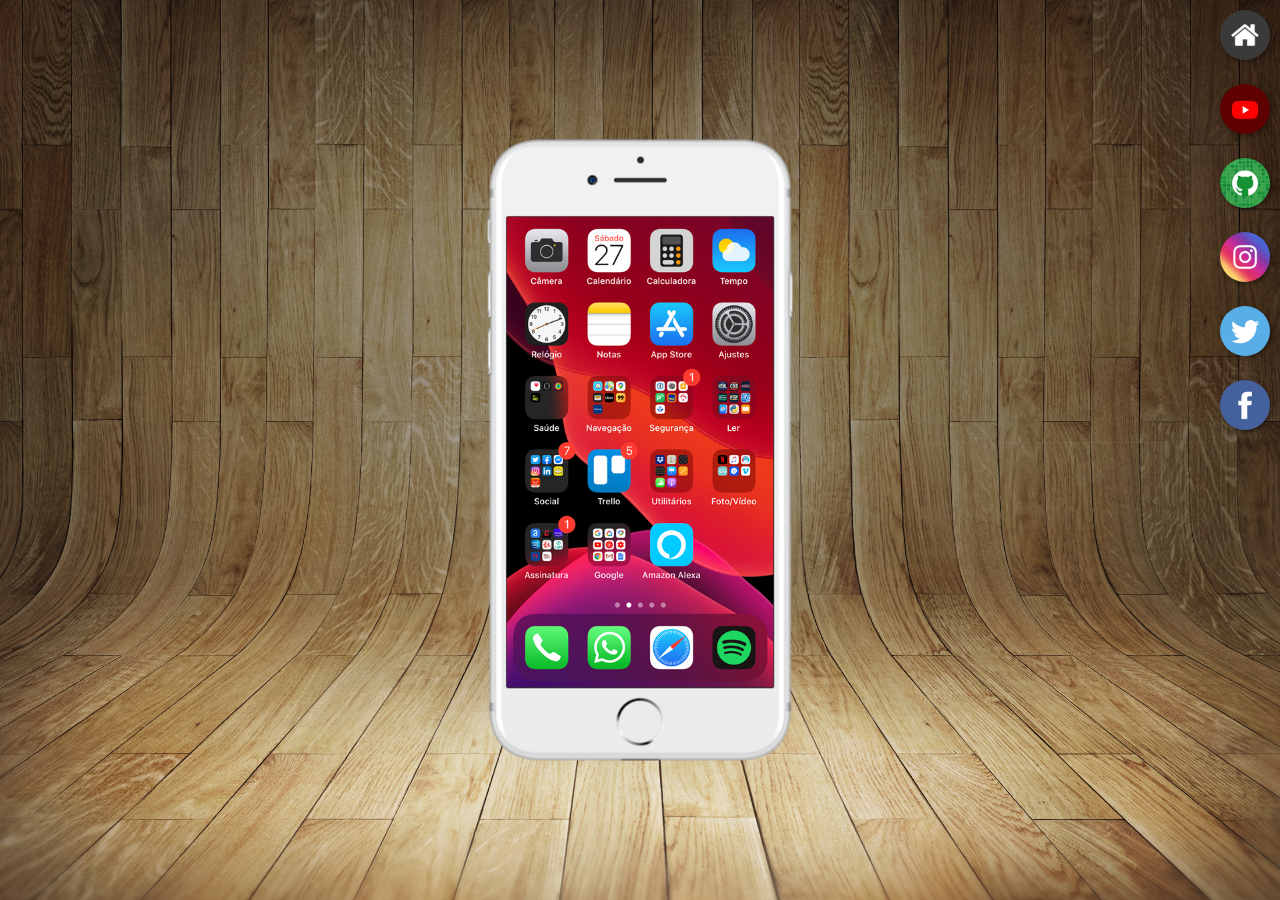
<file: index.html>
<!DOCTYPE html>
<html lang="pt-br">
<head>
    <meta charset="UTF-8">
    <meta http-equiv="X-UA-Compatible" content="IE=edge">
    <meta name="viewport" content="width=device-width, initial-scale=1.0">
    <title>Projeto de Rede Social</title>
    <link rel="shortcut icon" href="favicon.ico" type="image/x-icon">
    <link rel="stylesheet" href="estilos/style.css">
</head>
<body>
    <main>
        <section id="telefone">
            <iframe src="home.html" name="tela" id="tela" frameborder="0"></iframe>
        </section>

        <section id="redes-sociais">
            <a href="home.html" target="tela"> <img src="imagens/logo-home.jpg" alt="Home"></a> <br>
            <a href="youtube.html" target="tela"> <img src="imagens/logo-youtube.jpg" alt="YouTube"></a> <br>
            <a href="github.html" target="tela"> <img src="imagens/logo-github.jpg" alt="GitHub"></a> <br>
            <a href="instagram.html" target="tela"> <img src="imagens/logo-instagram.jpg" alt="Instagram"></a> <br>
            <a href="twiter.html" target="tela"> <img src="imagens/logo-twitter.jpg" alt="Twiter"></a> <br>
            <a href="facebook.html" target="tela"> <img src="imagens/logo-facebook.jpg" alt="Facebook"></a> 
        </section>
    </main>
</body>
</html>
</file>
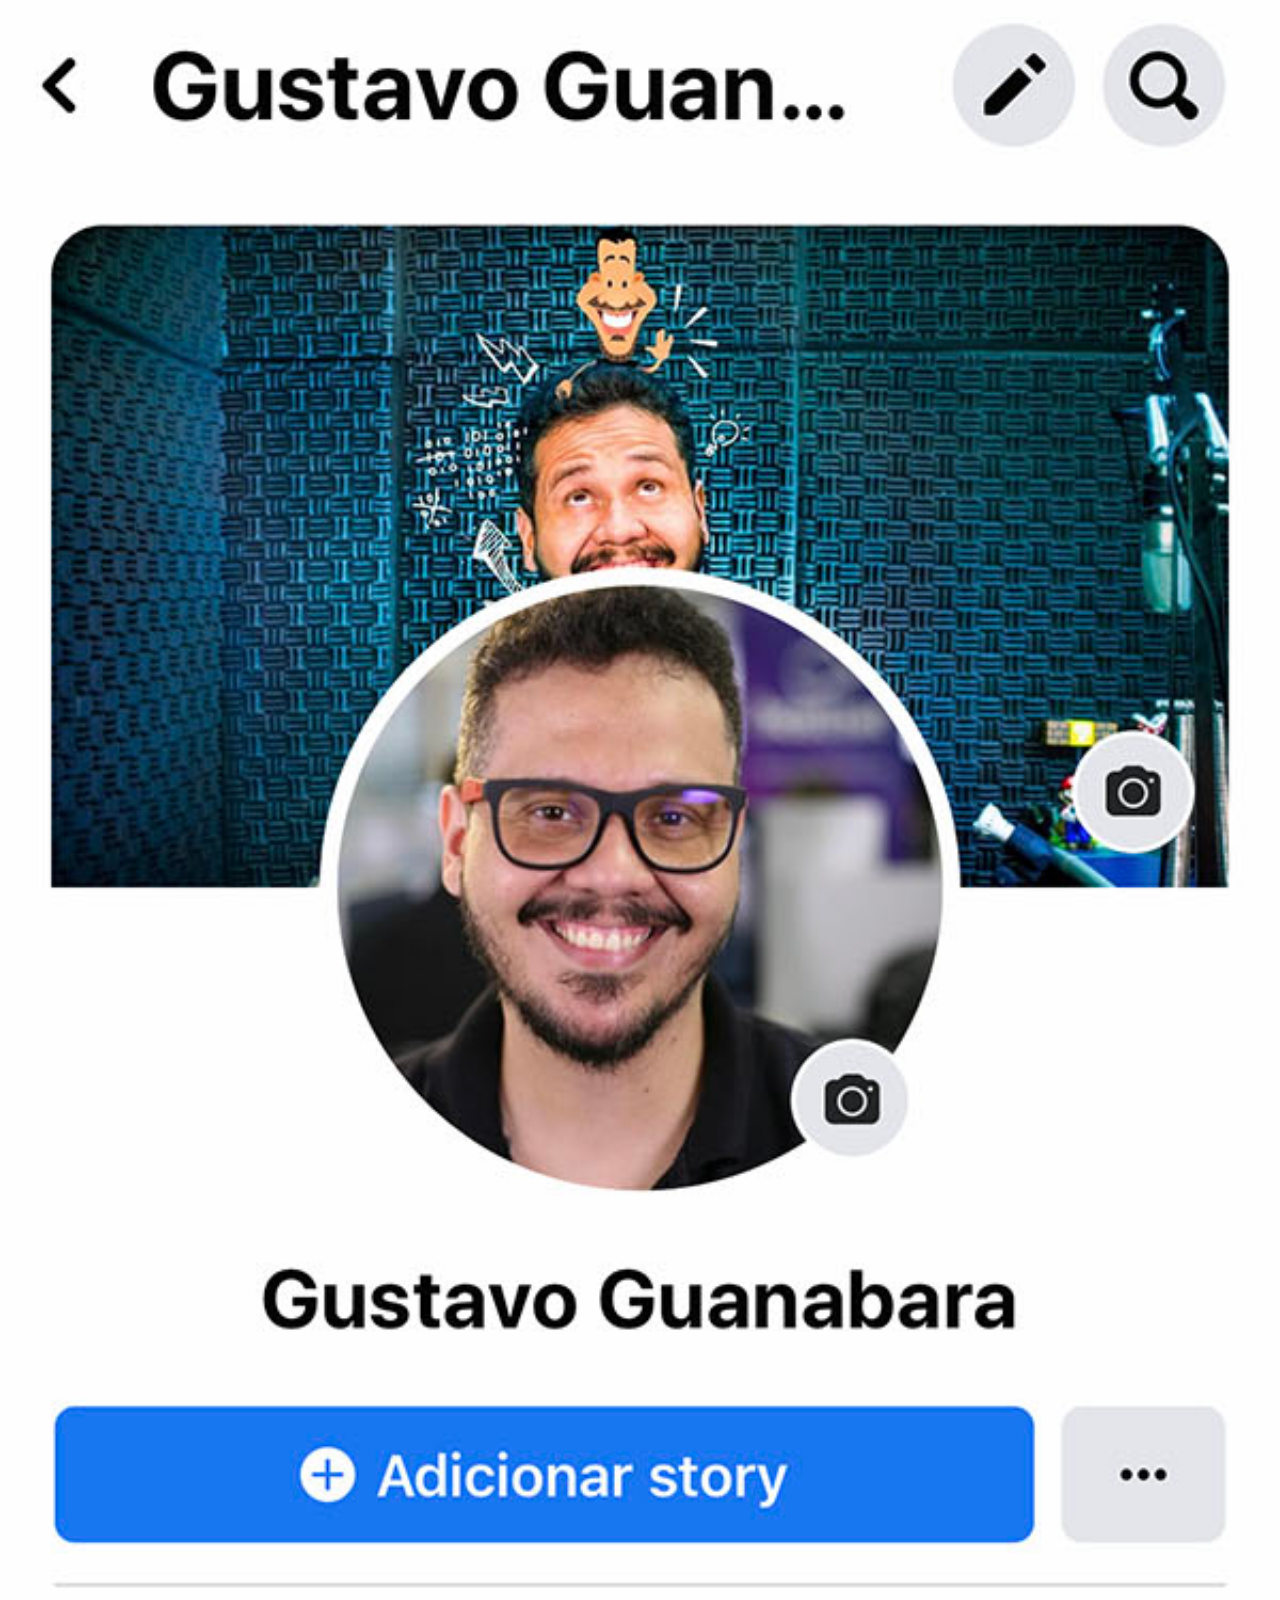
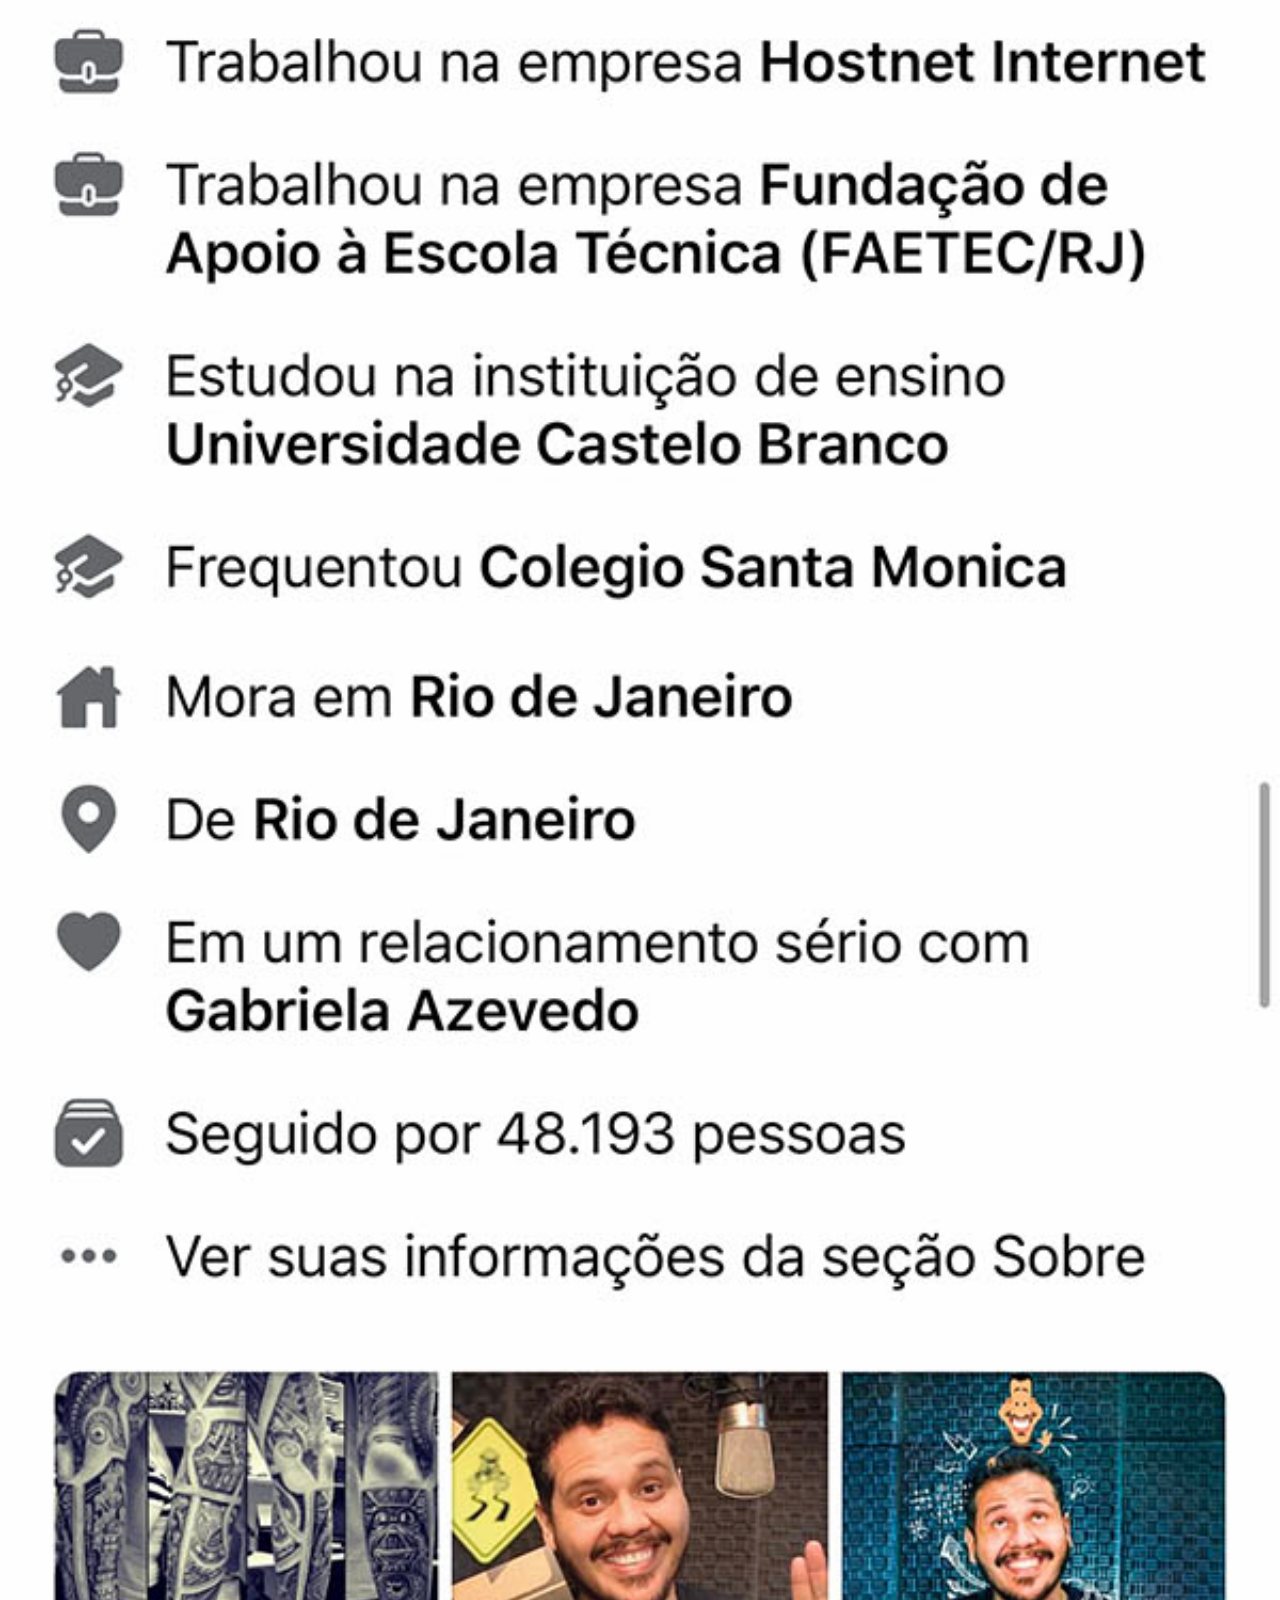
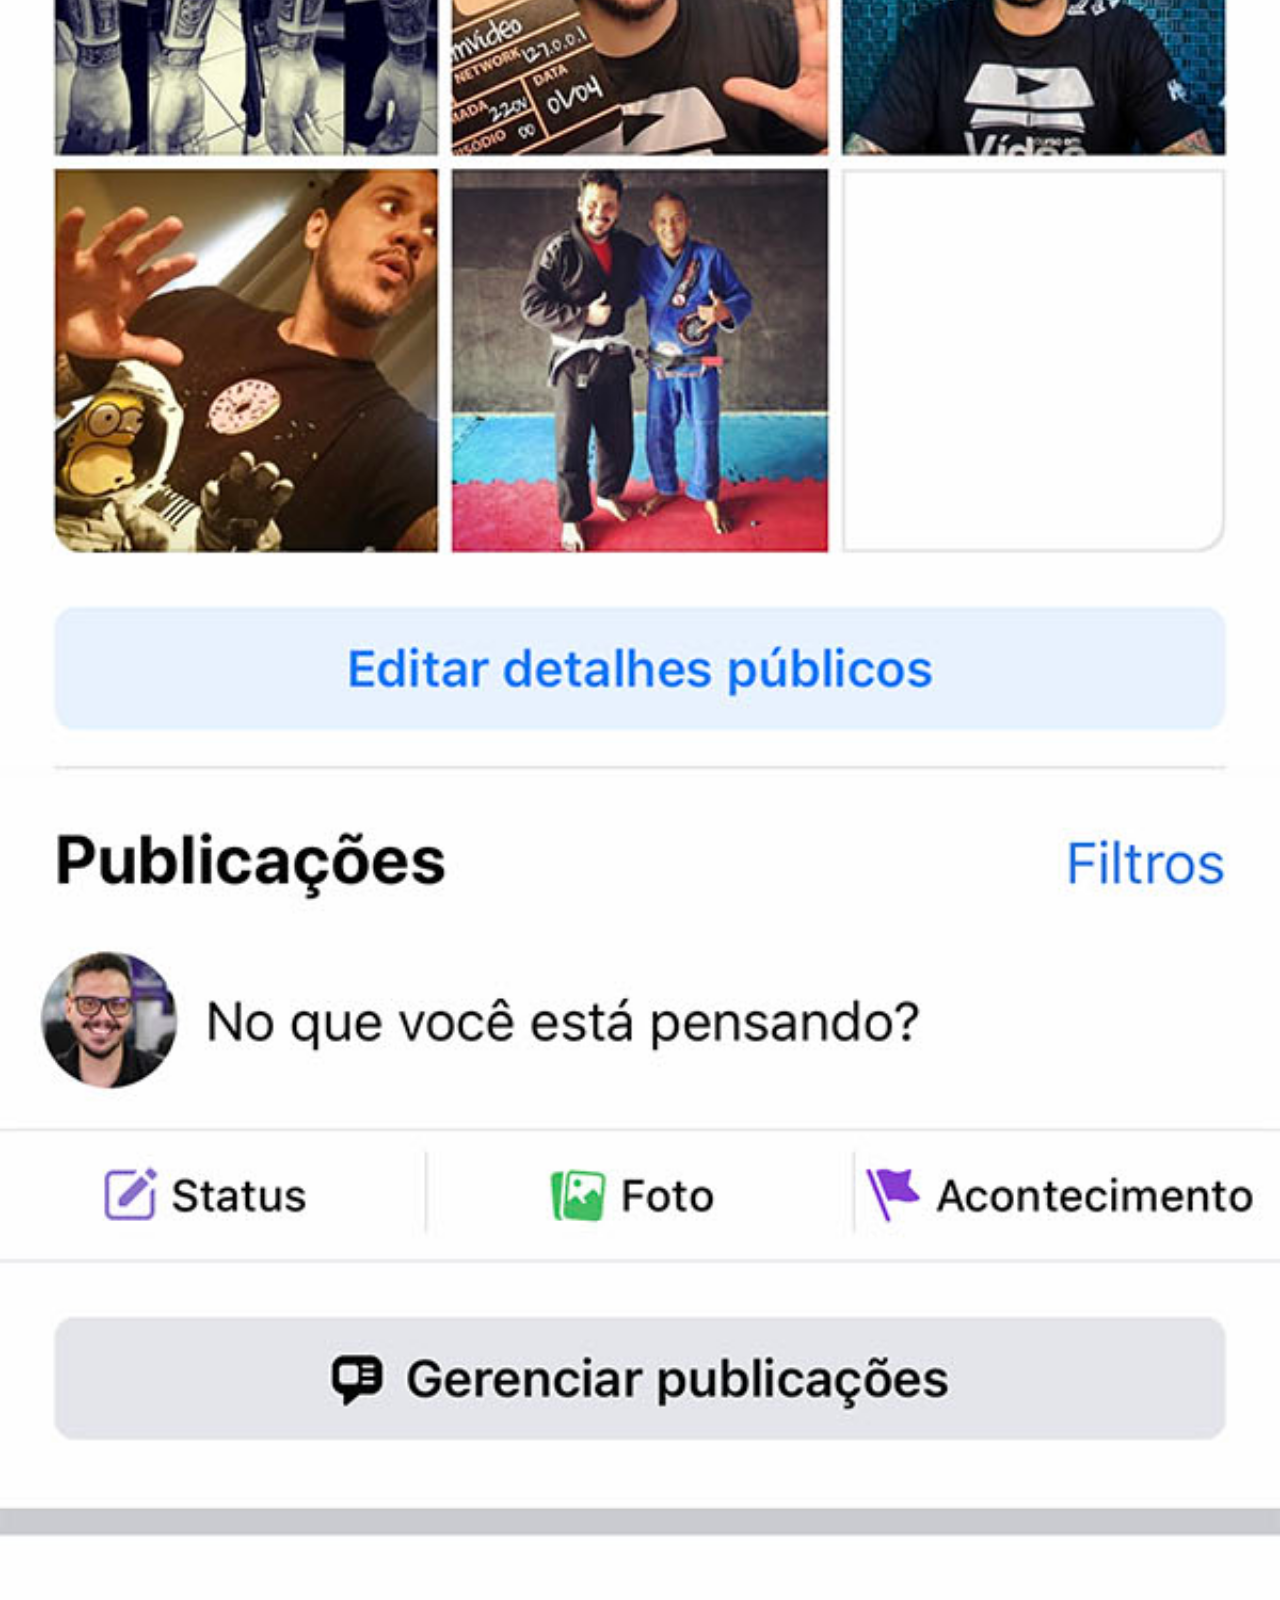
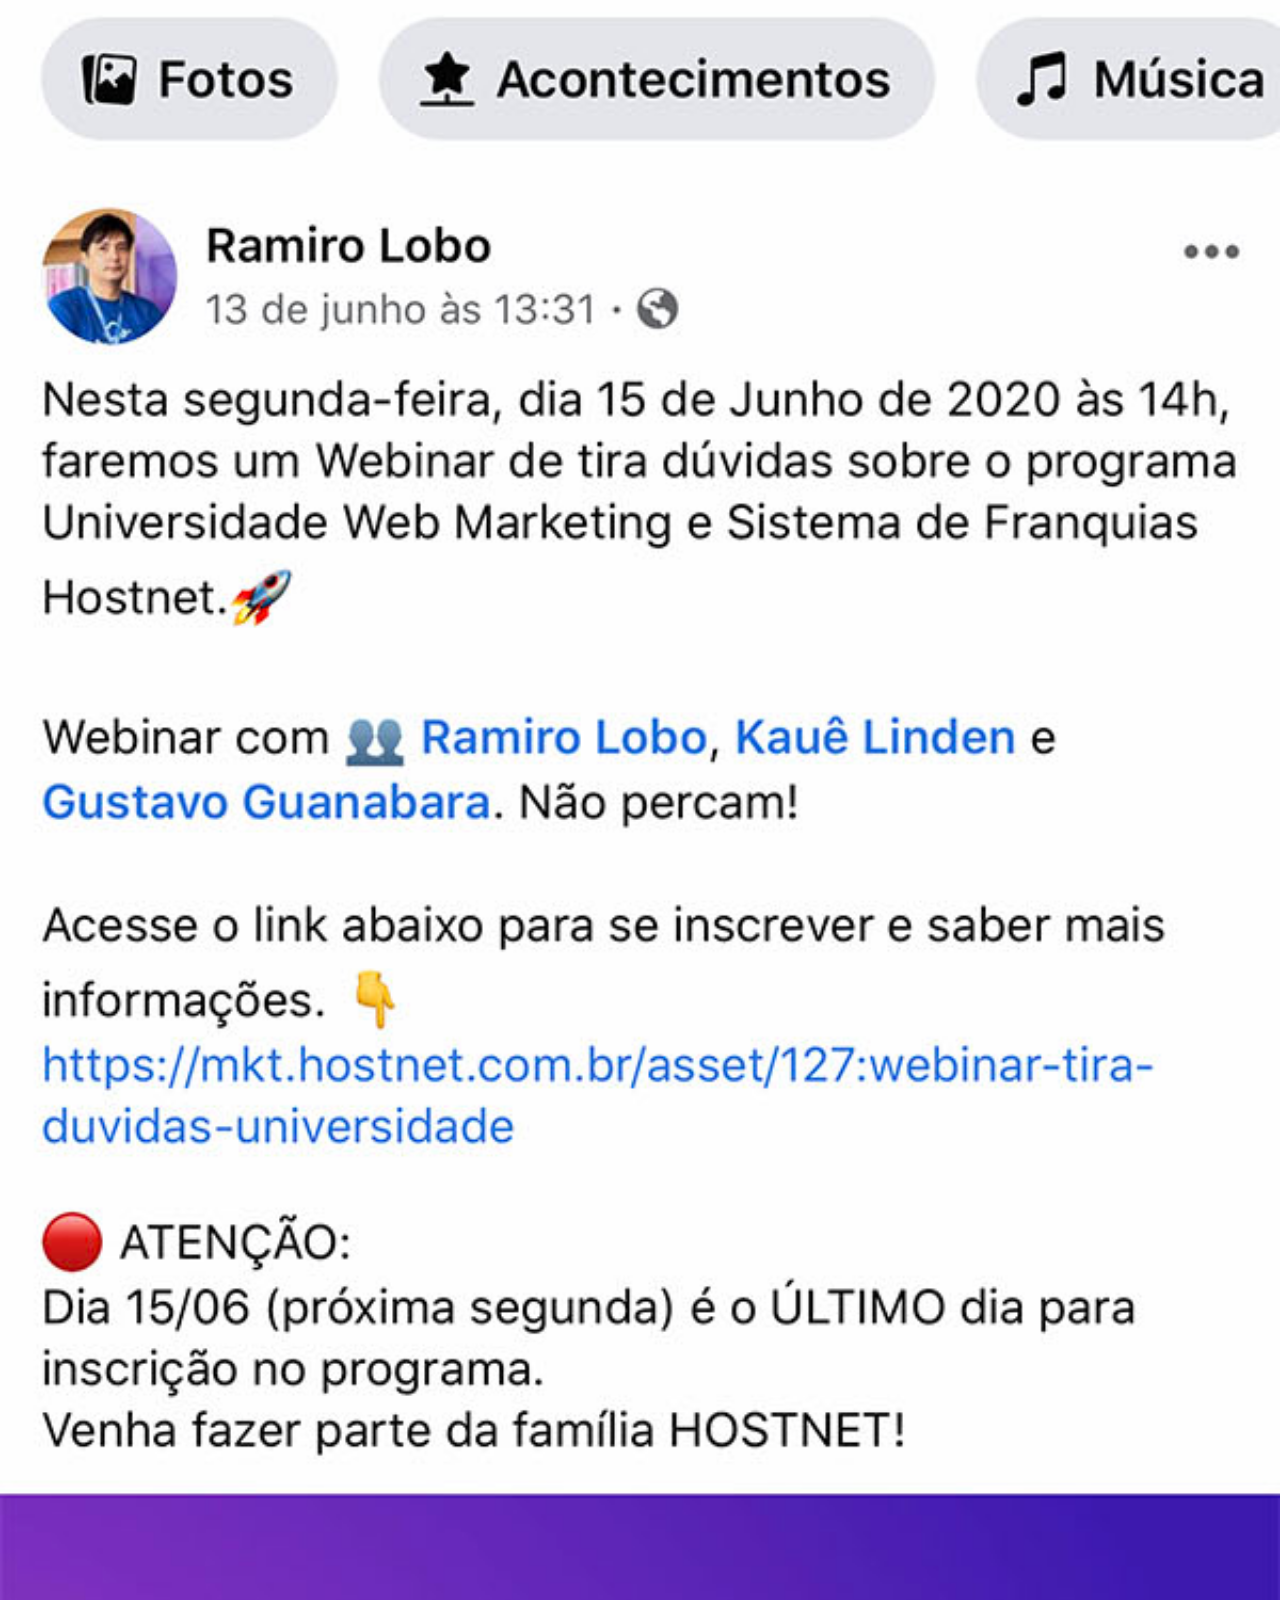
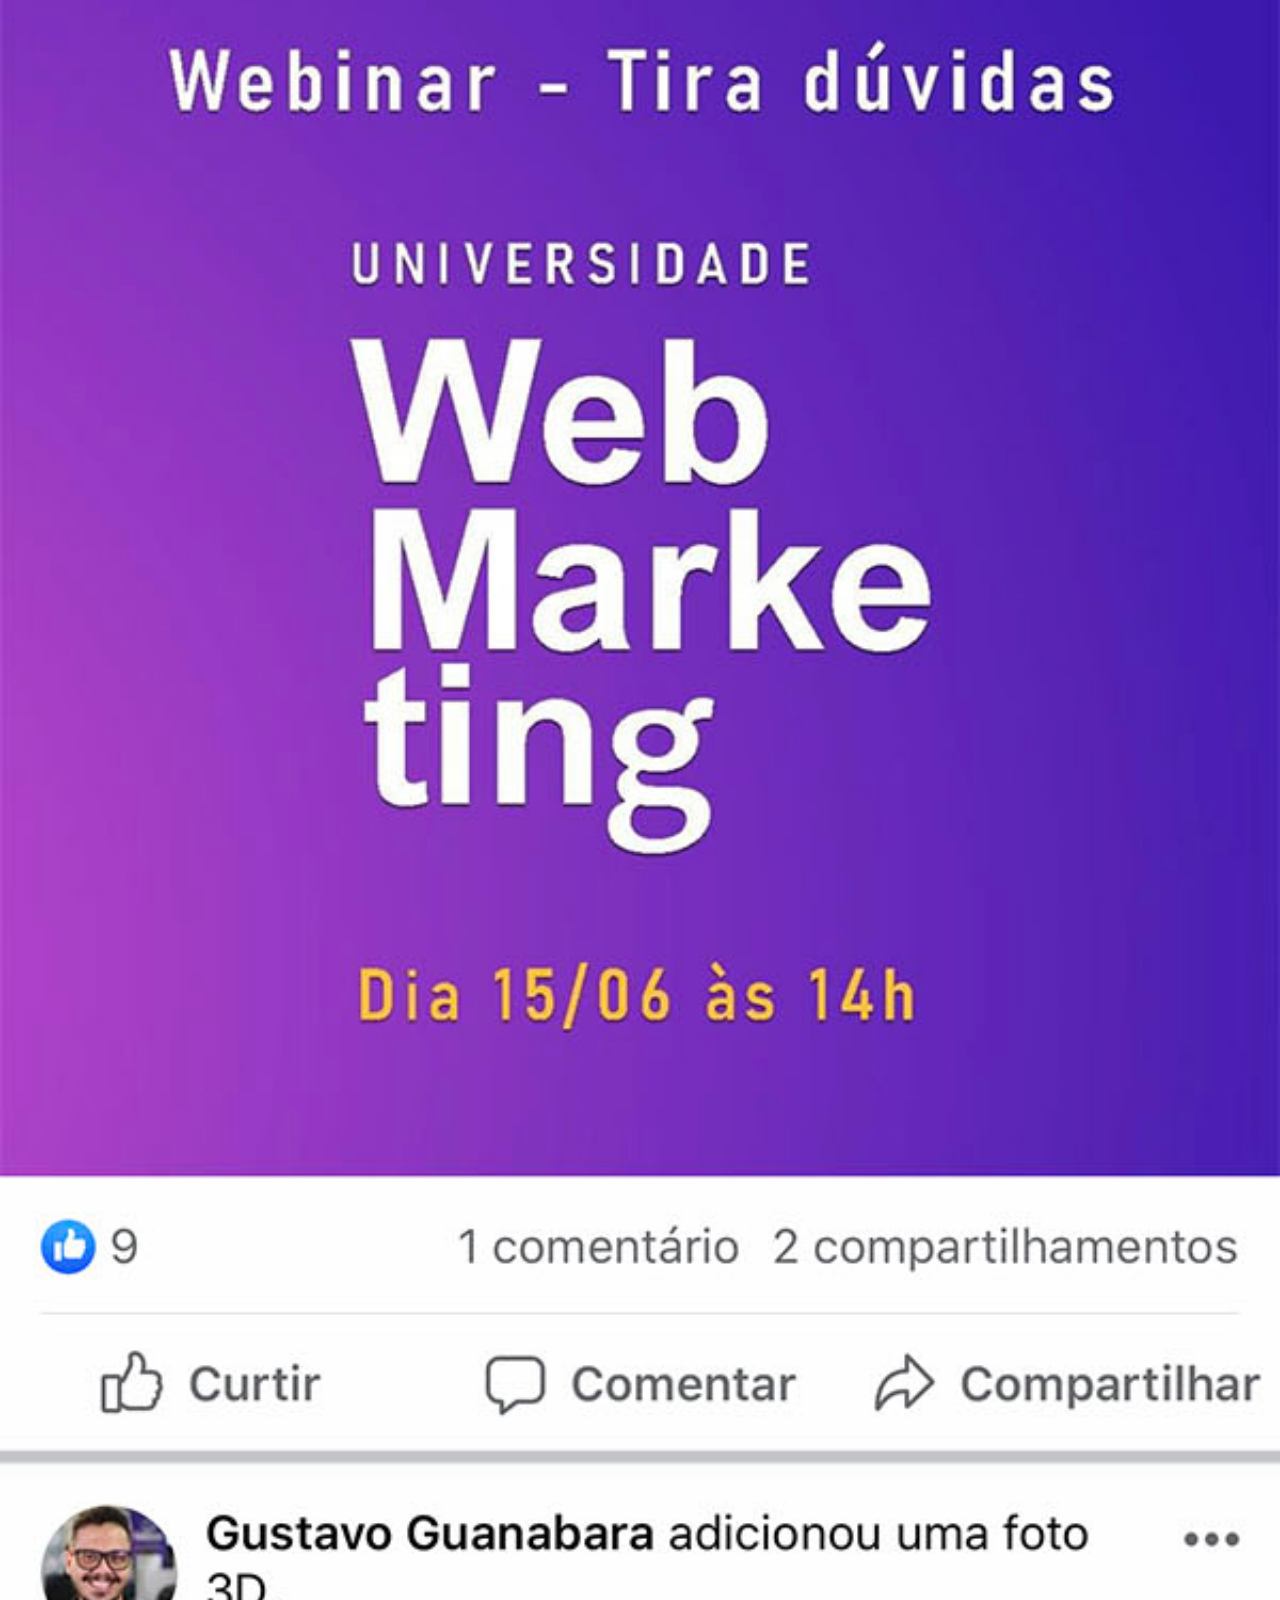
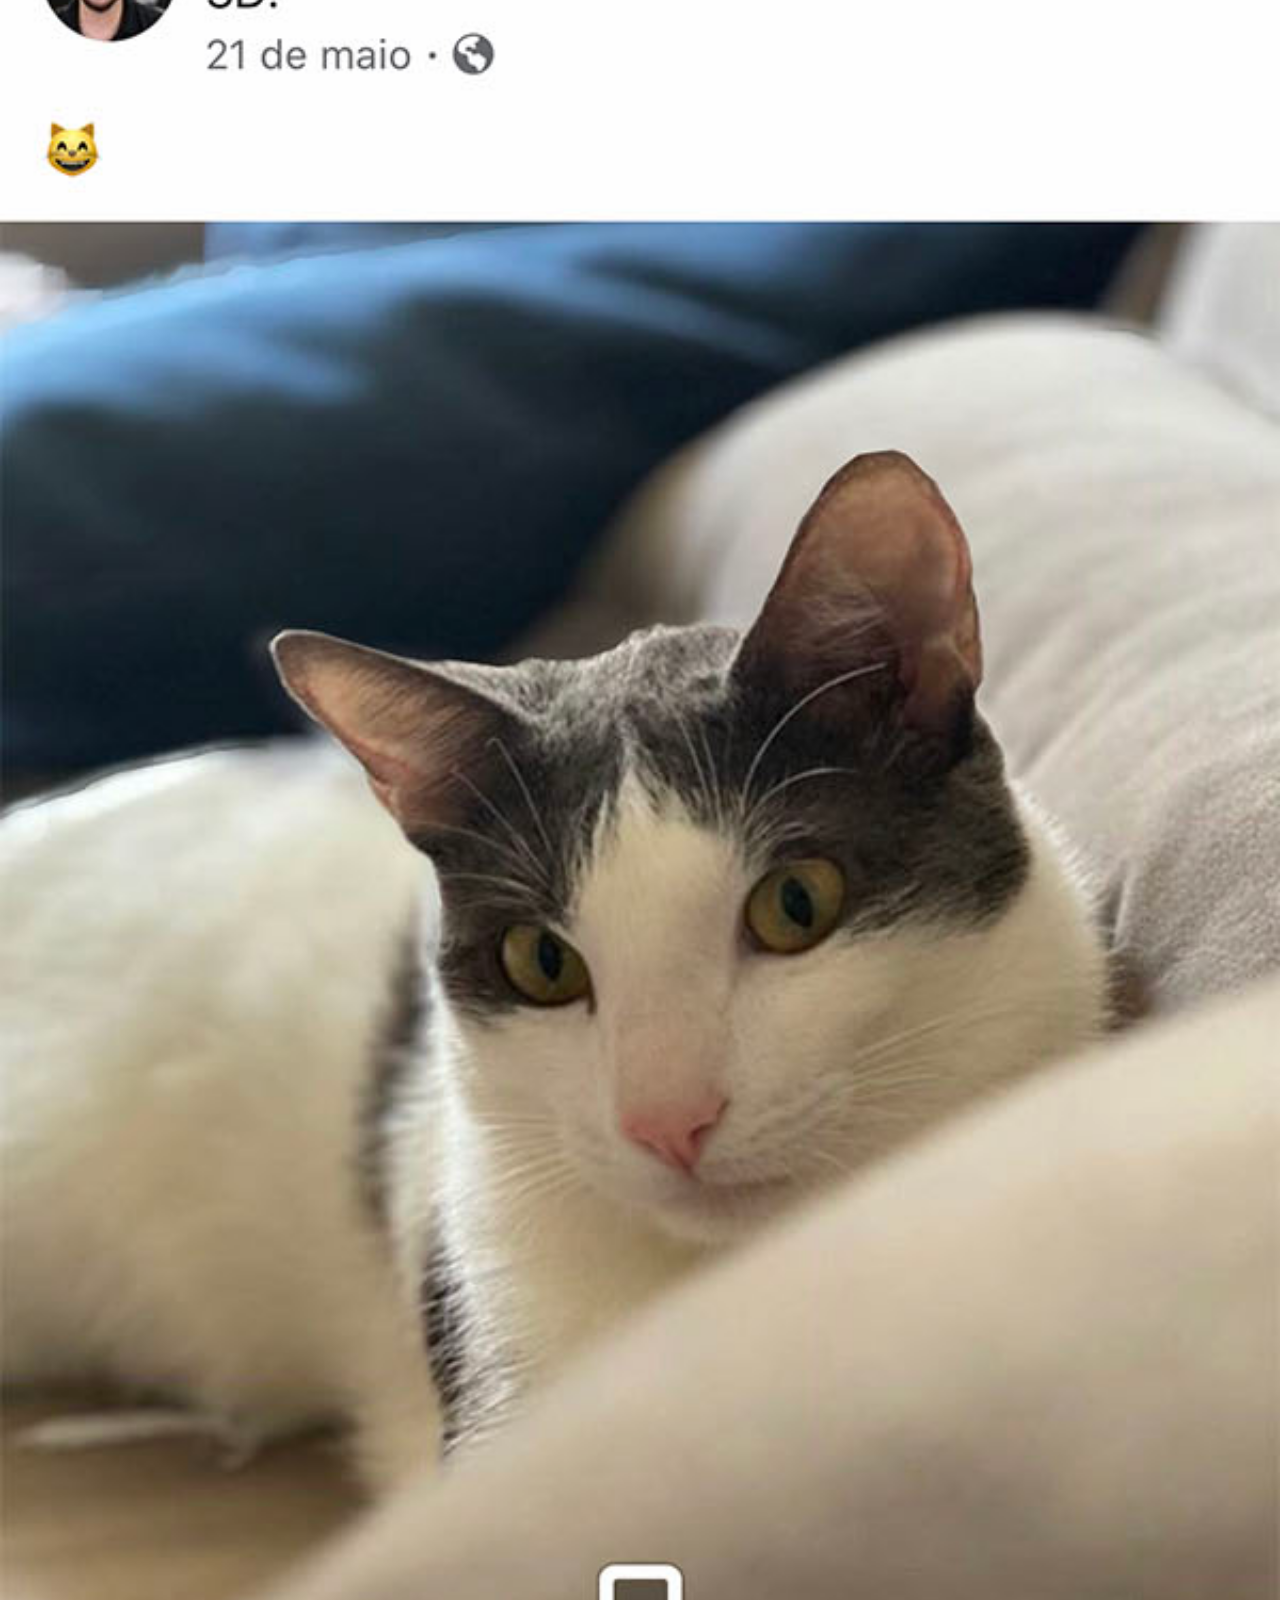
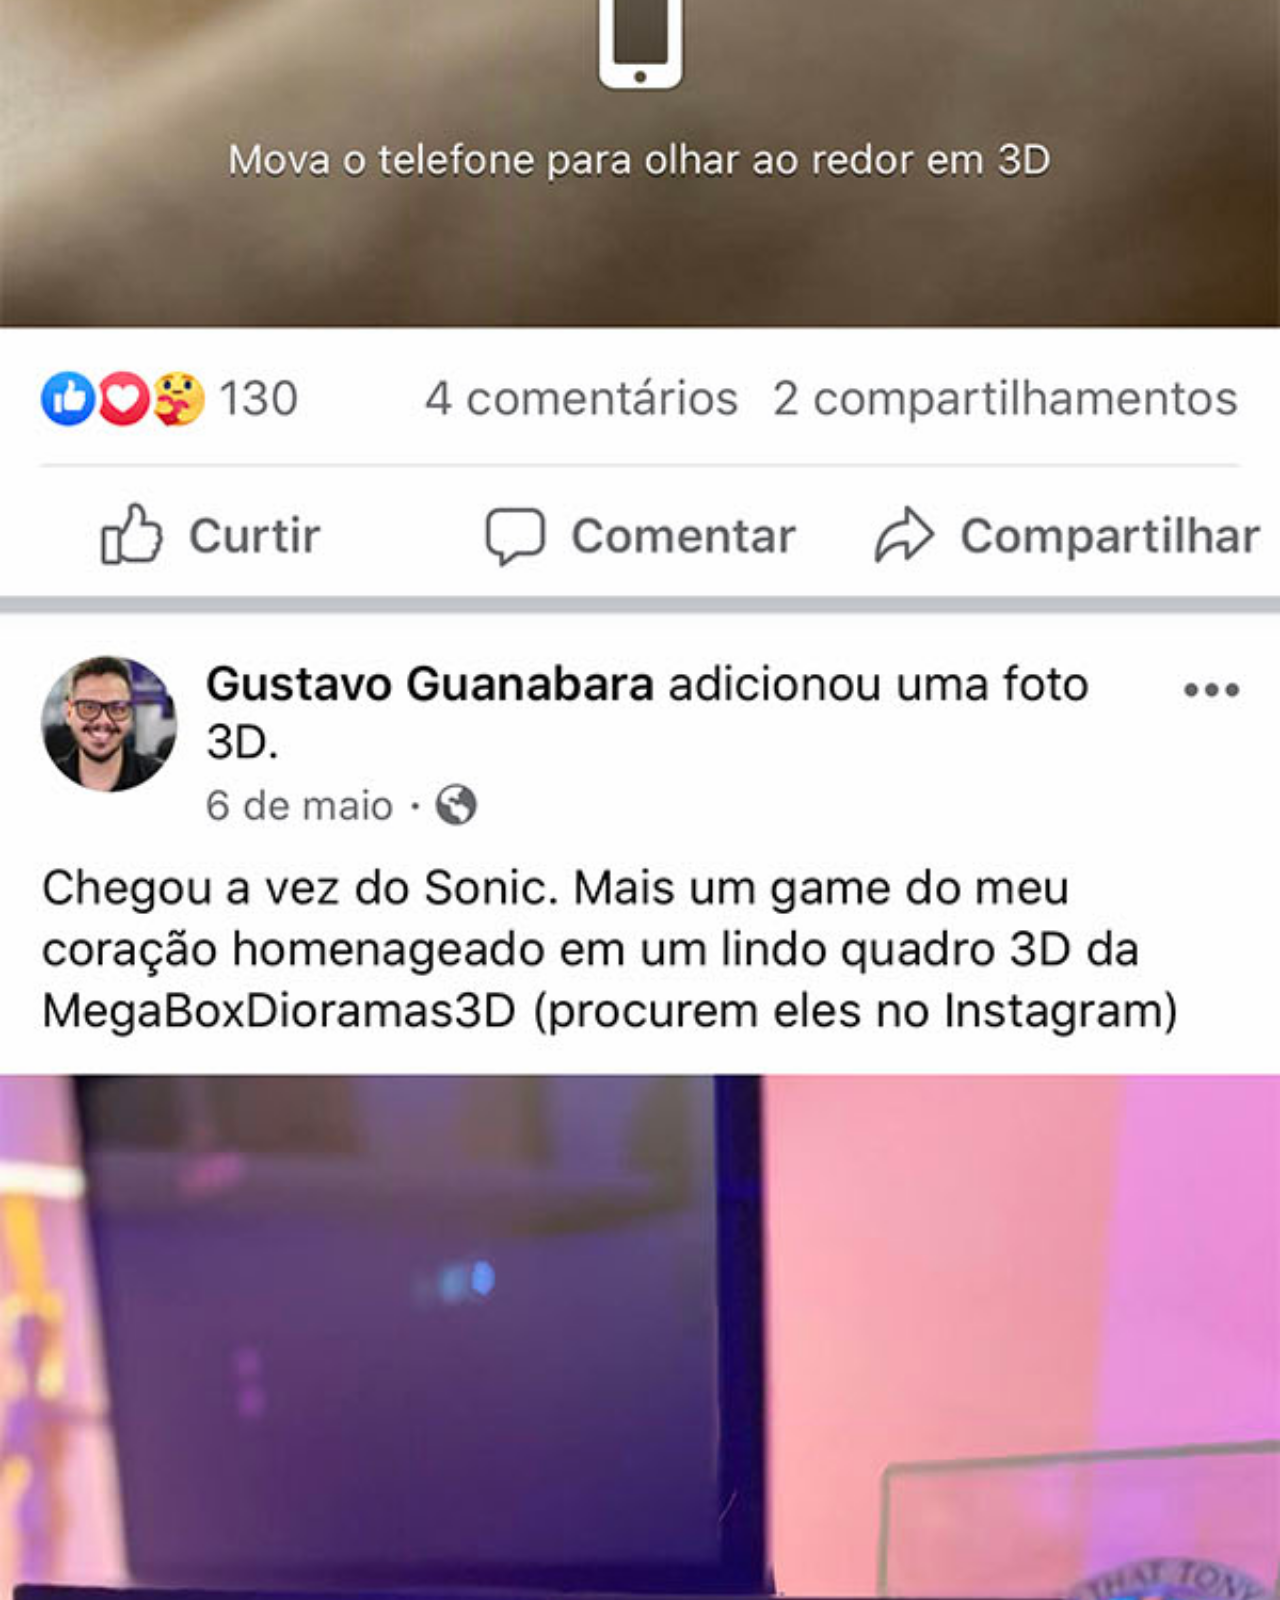
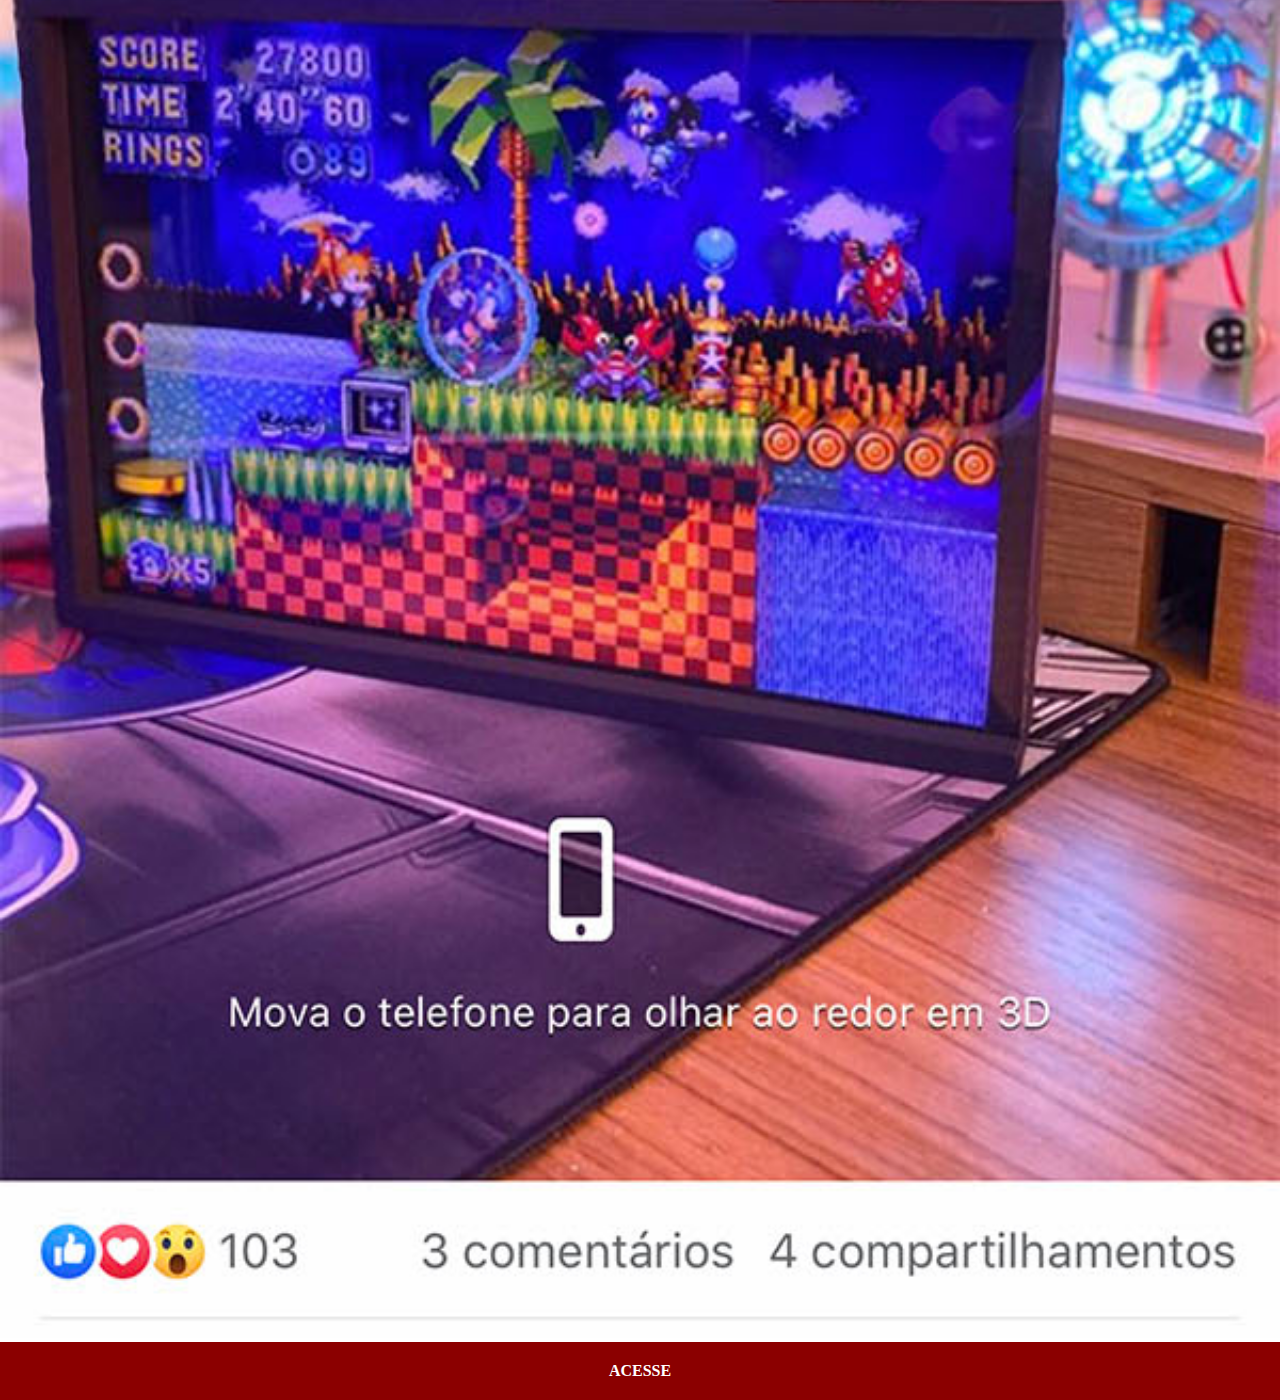
<file: facebook.html>
<!DOCTYPE html>
<html lang="pt-br">
<head>
    <meta charset="UTF-8">
    <meta http-equiv="X-UA-Compatible" content="IE=edge">
    <meta name="viewport" content="width=device-width, initial-scale=1.0">
    <title>Facebook</title>
    <link rel="stylesheet" href="estilos/social.css">
</head>
<body>
    <img src="imagens/tela-facebook.jpg" alt="Facebook">
    <a href="https://www.bing.com/search?q=facebook+gustavo+guanabara&form=ANNNB1&refig=eb5aa3cd6c22427aa9dba1fd36bf68c4&sp=1&ghc=1&lq=0&qs=AS&pq=facebook+gustavo&sc=10-16&cvid=eb5aa3cd6c22427aa9dba1fd36bf68c4" target="_blank">ACESSE</a>
</body>
</html>
</file>
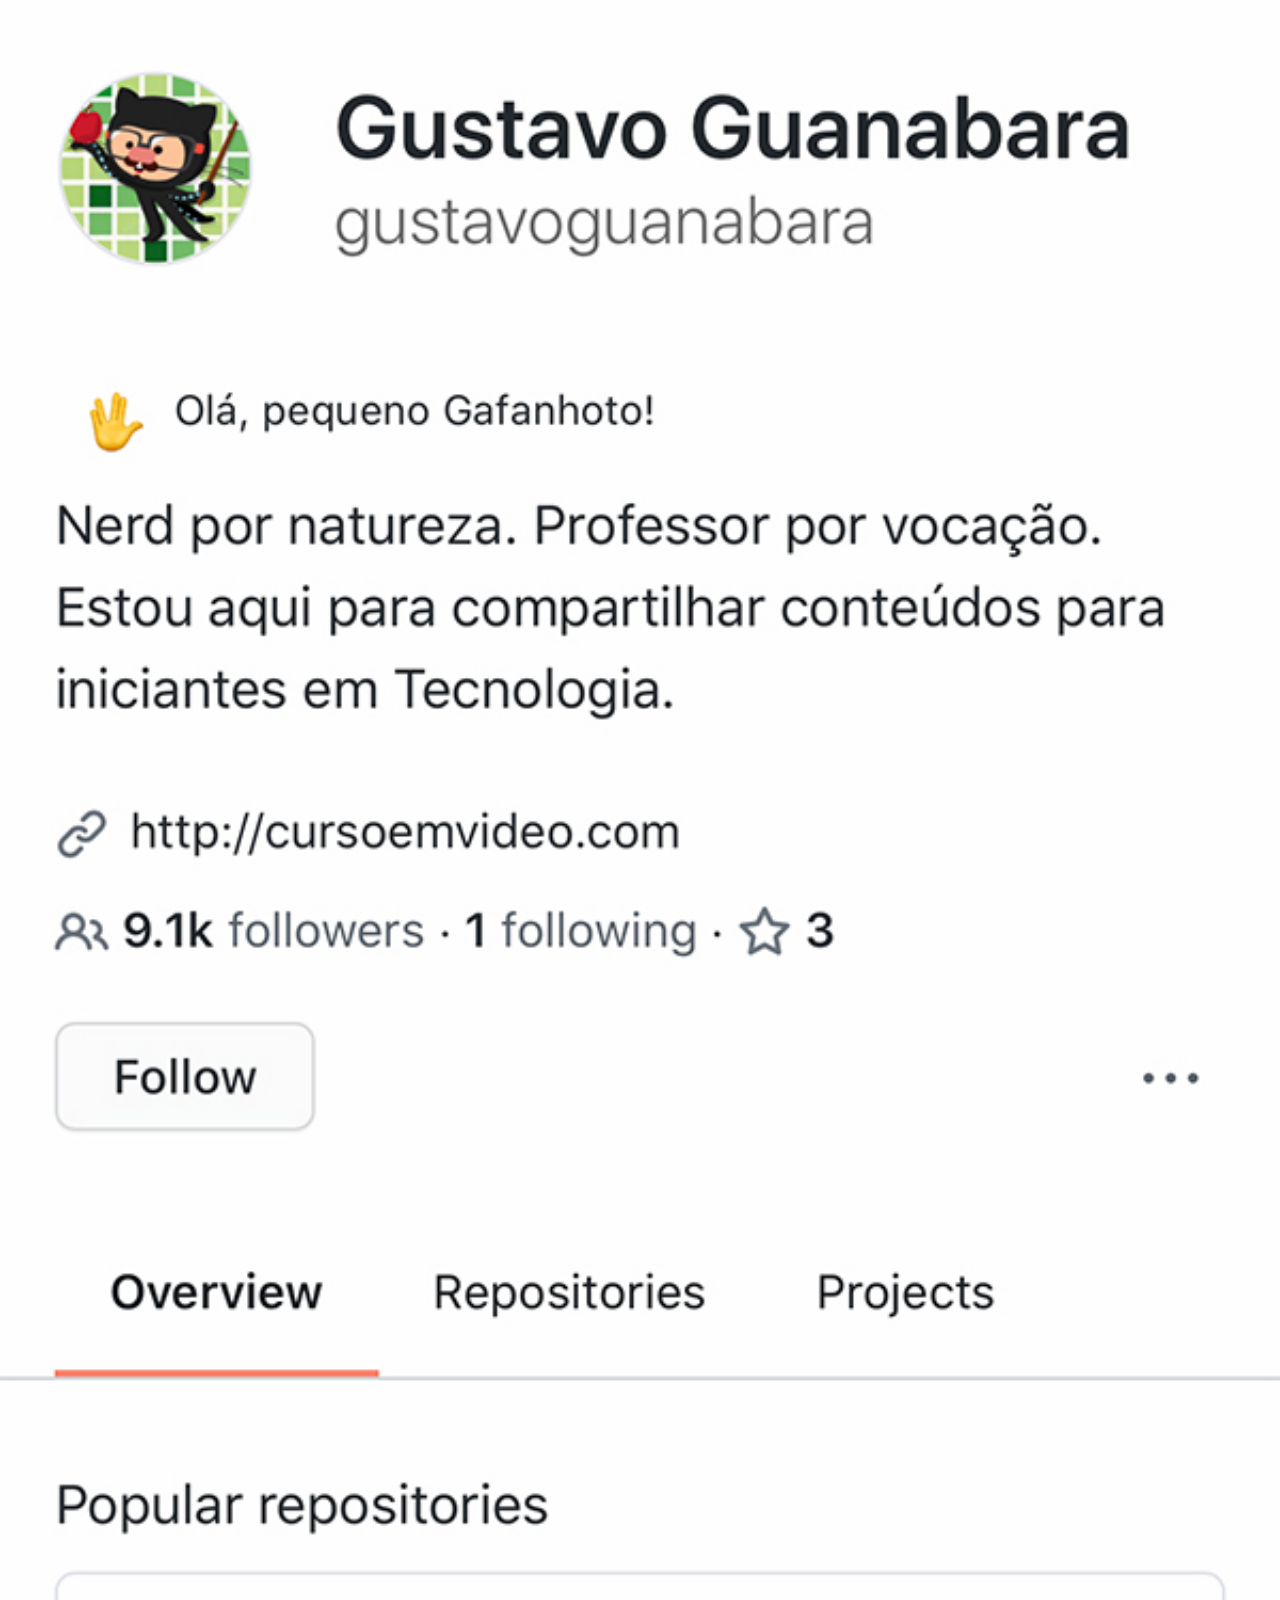
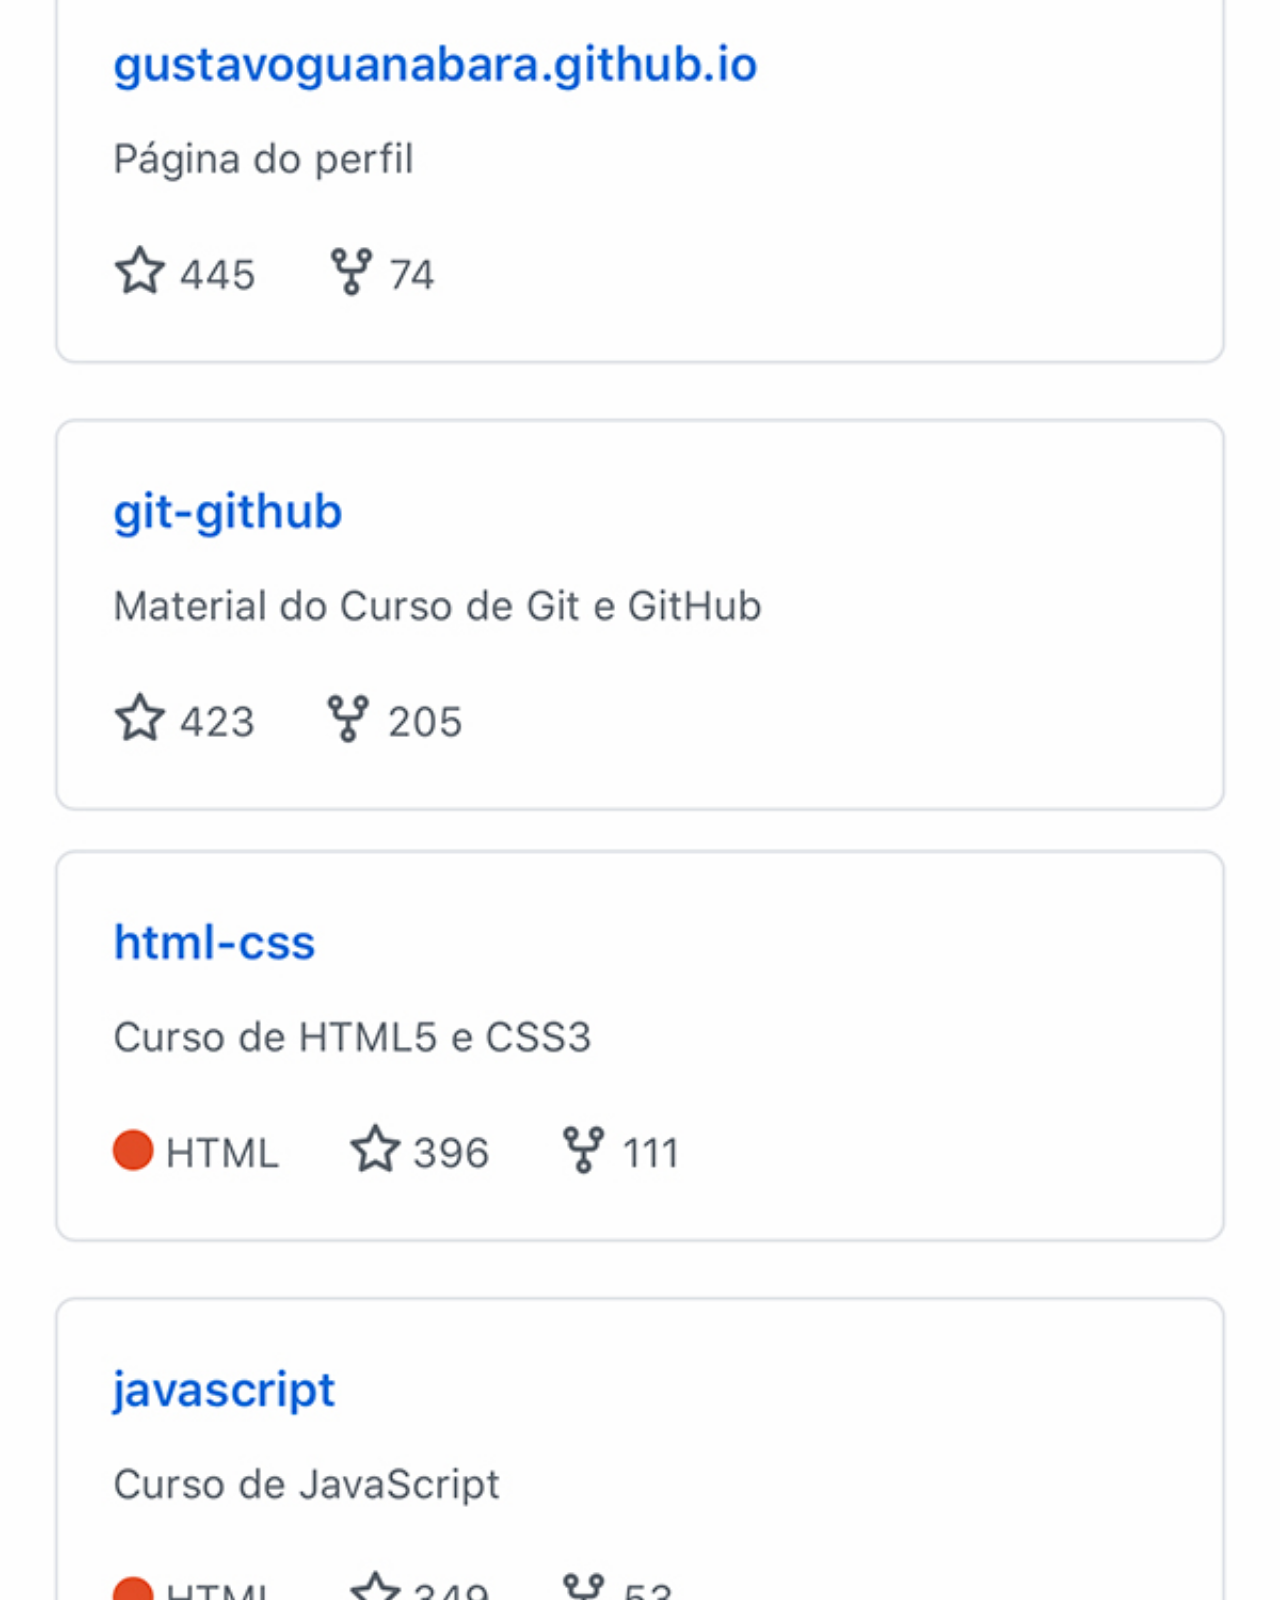
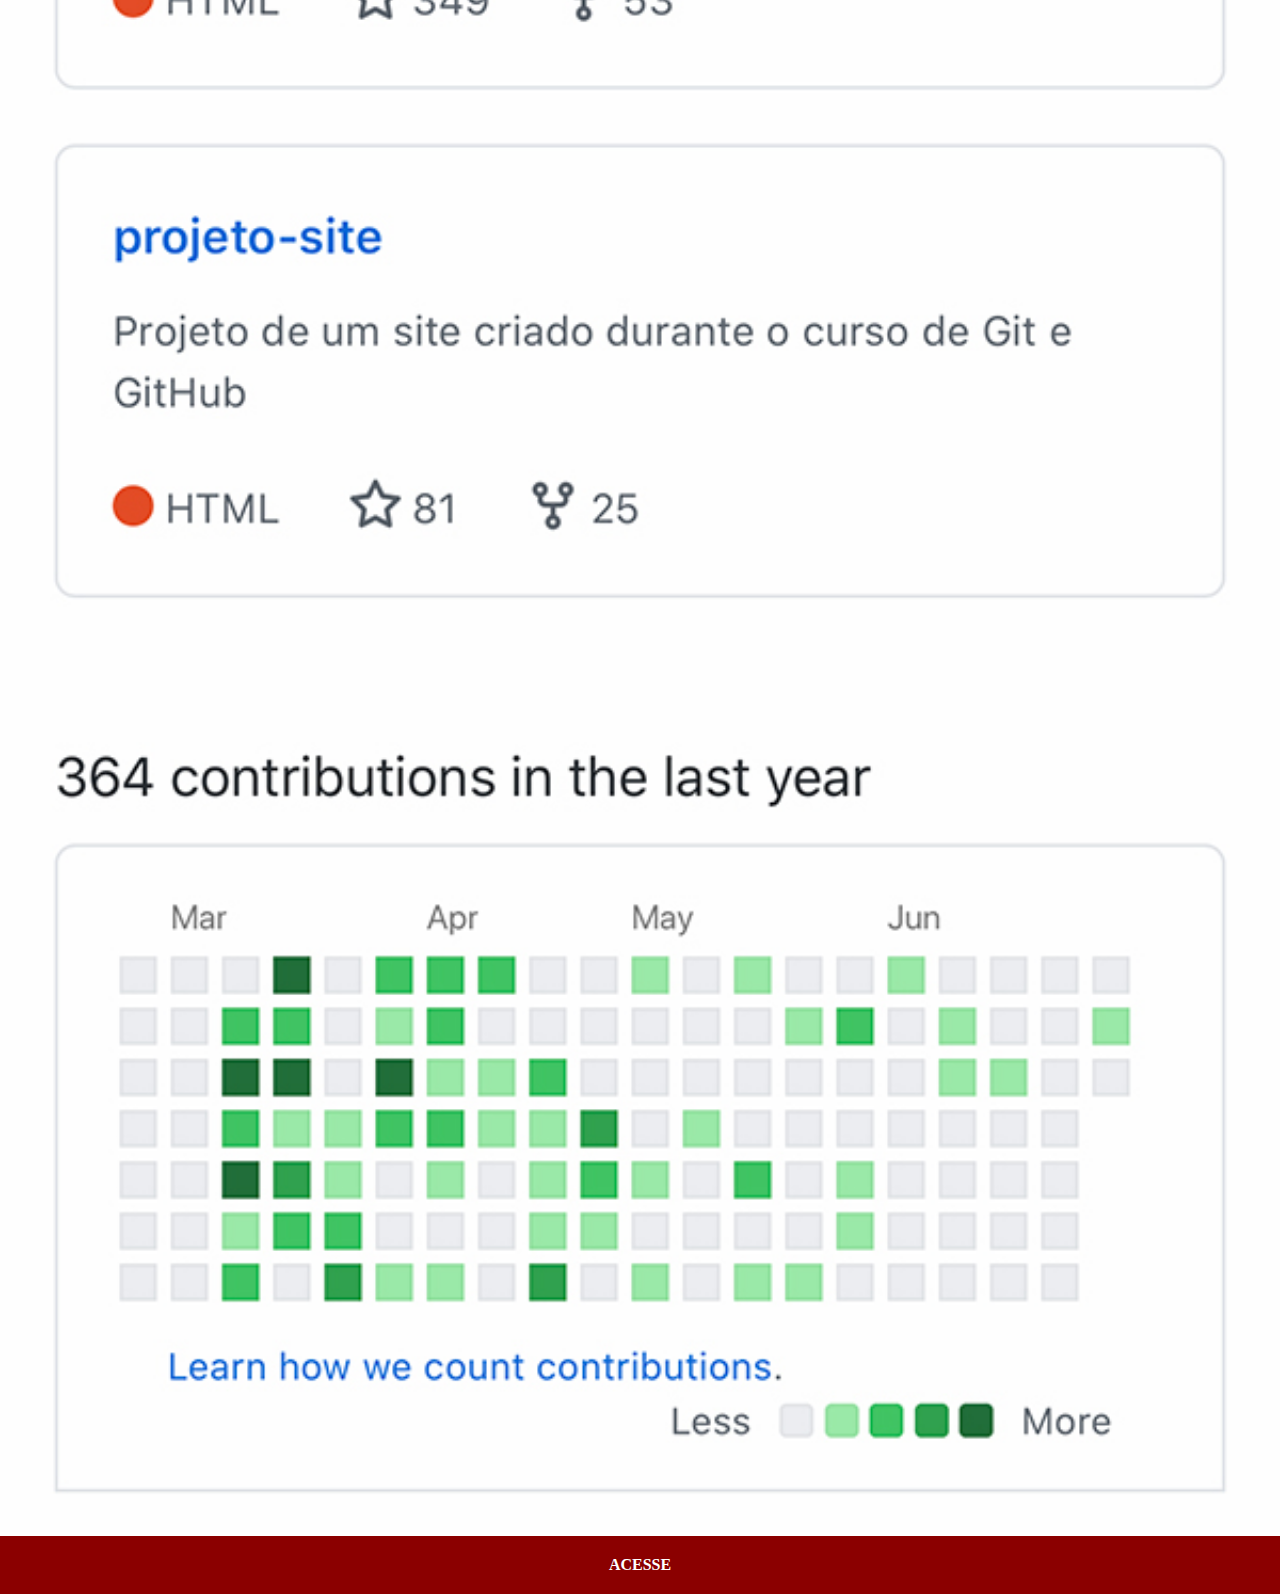
<file: github.html>
<!DOCTYPE html>
<html lang="pt-br">
<head>
    <meta charset="UTF-8">
    <meta http-equiv="X-UA-Compatible" content="IE=edge">
    <meta name="viewport" content="width=device-width, initial-scale=1.0">
    <title>GitHub</title>
    <link rel="stylesheet" href="estilos/social.css">
</head>
<body>
    <img src="imagens/tela-github.jpg" alt="GitHub">
    <a href="https://www.bing.com/search?q=github.com%2Fgustavoguanabara&form=ANNNB1&refig=34501c8cc09c478b9c32de72bb7f202f&sp=2&lq=0&qs=HS&pq=git&sk=HS1&sc=10-3&cvid=34501c8cc09c478b9c32de72bb7f202f" target="_blank">ACESSE</a>
</body>
</html>
</file>
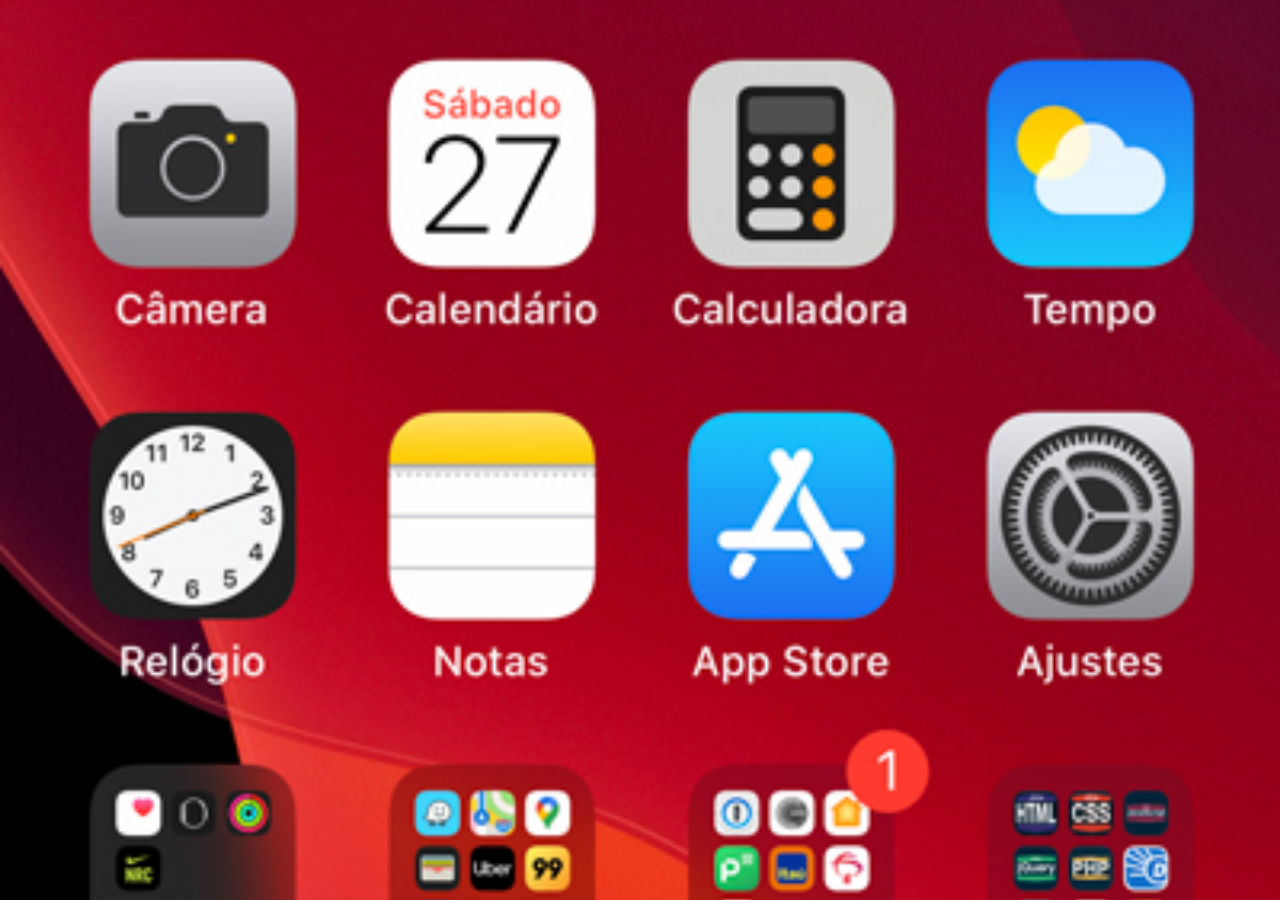
<file: home.html>
<!DOCTYPE html>
<html lang="pt-brn">
<head>
    <meta charset="UTF-8">
    <meta http-equiv="X-UA-Compatible" content="IE=edge">
    <meta name="viewport" content="width=device-width, initial-scale=1.0">
    <title>Home</title>
</head>
<style>
    *{
        margin: 0px;
        padding: 0px;
    }
    body{
        width: 100vw;
        height: 100vh;
        background: black url('imagens/tela-home.jpg') no-repeat top center;
        background-size: cover;
    }
</style>
<body>
    
</body>
</html>
</file>
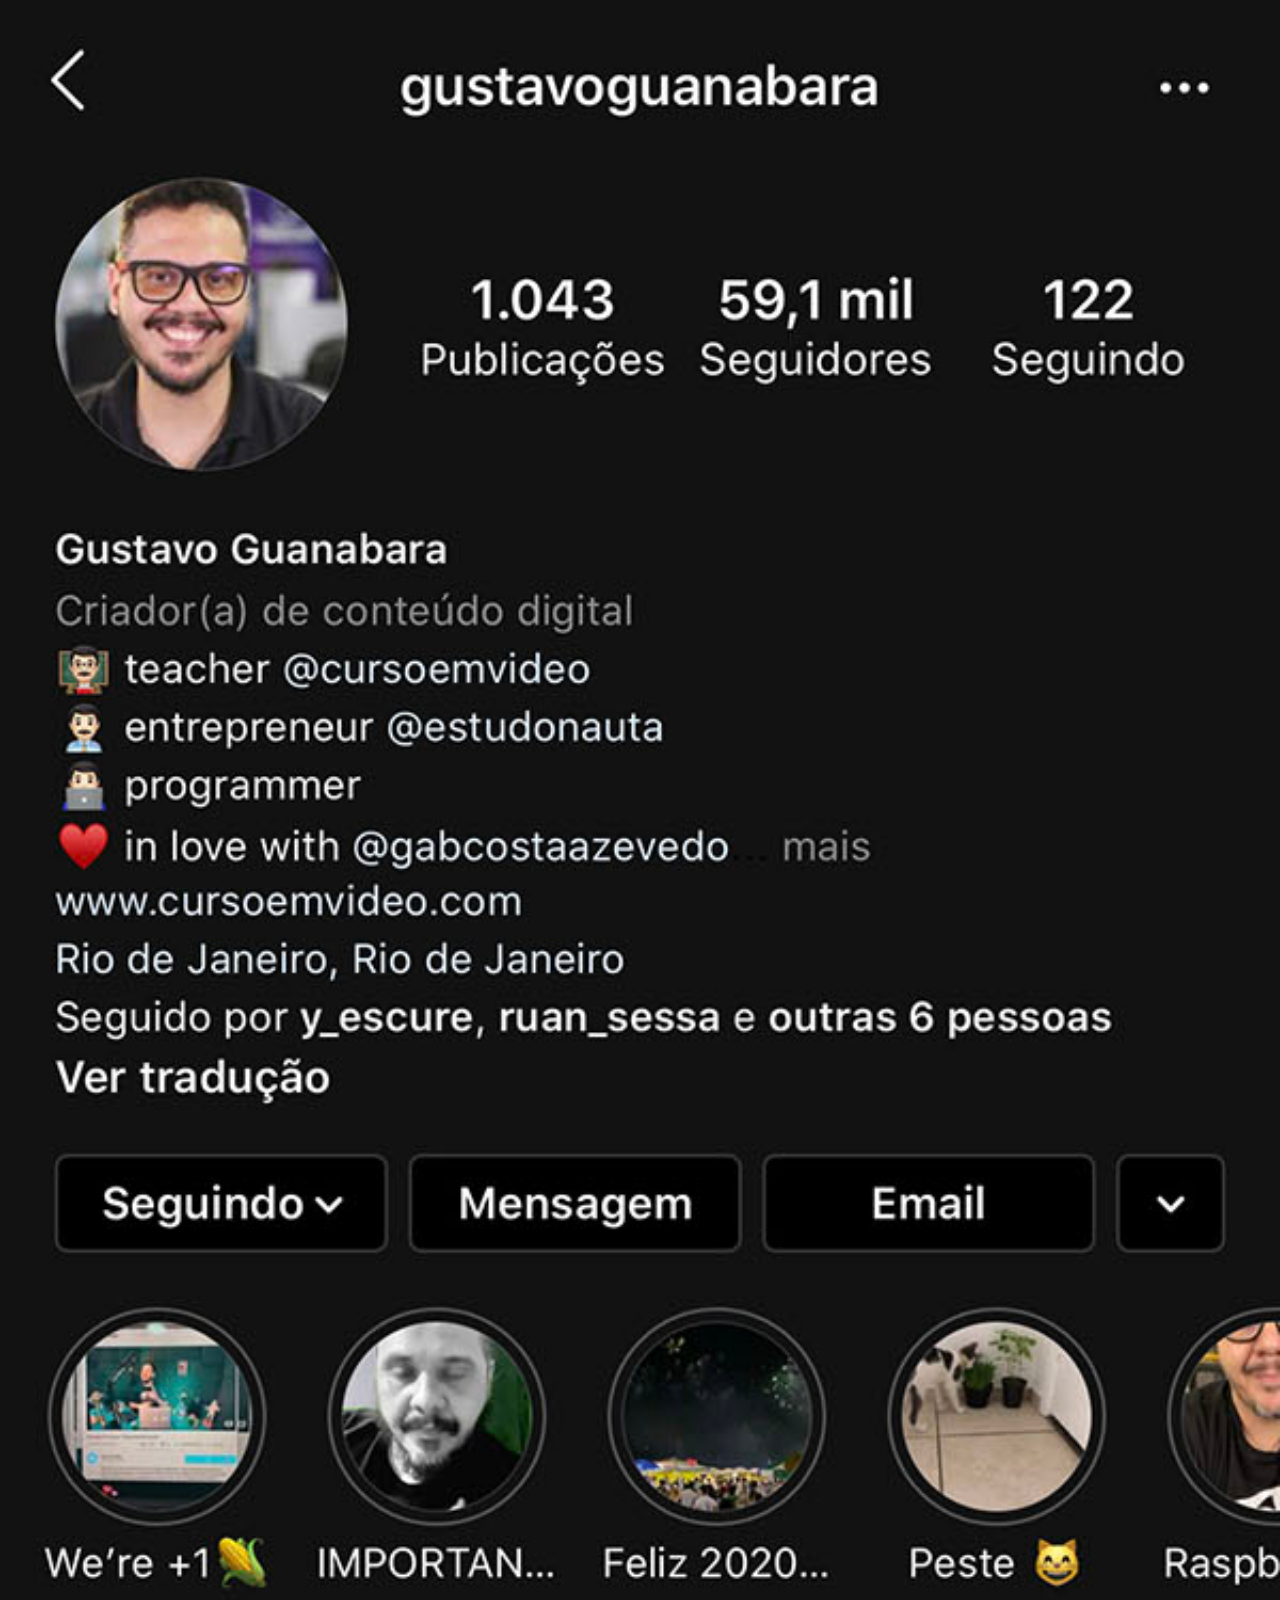
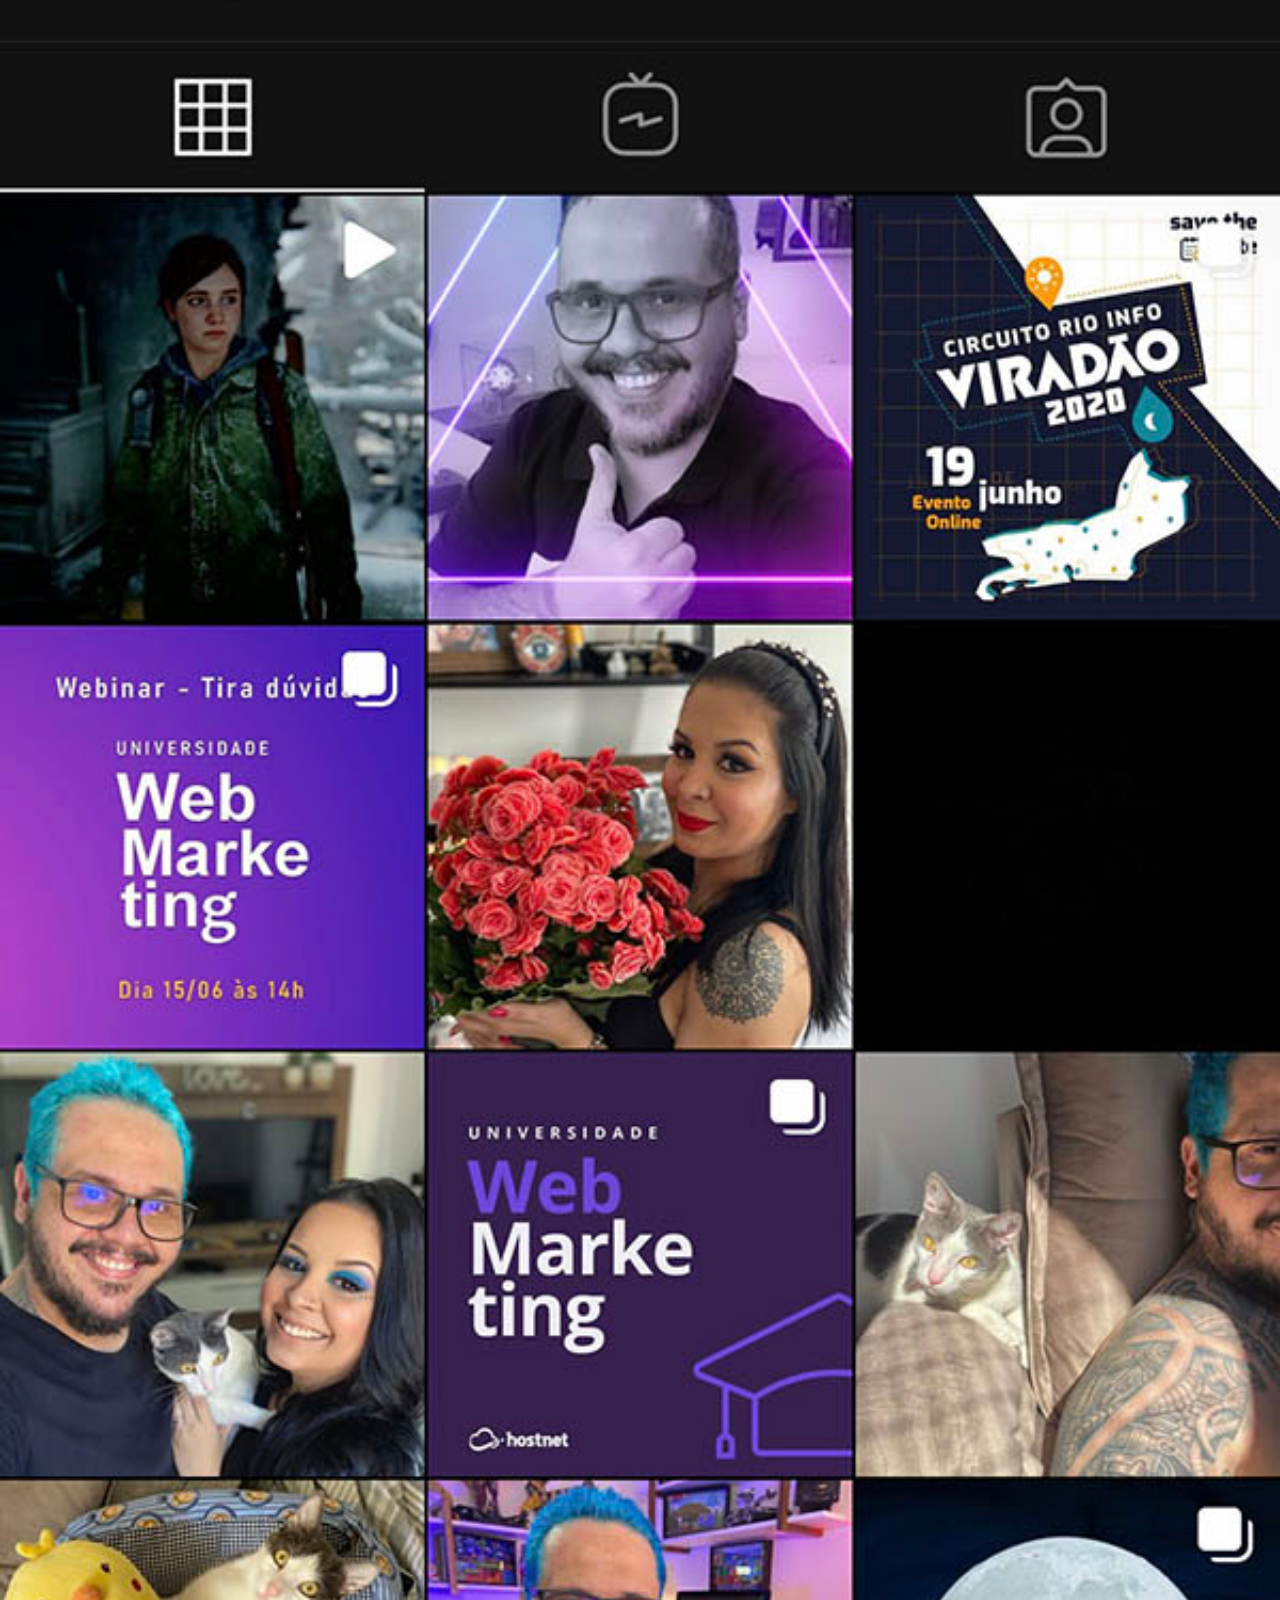
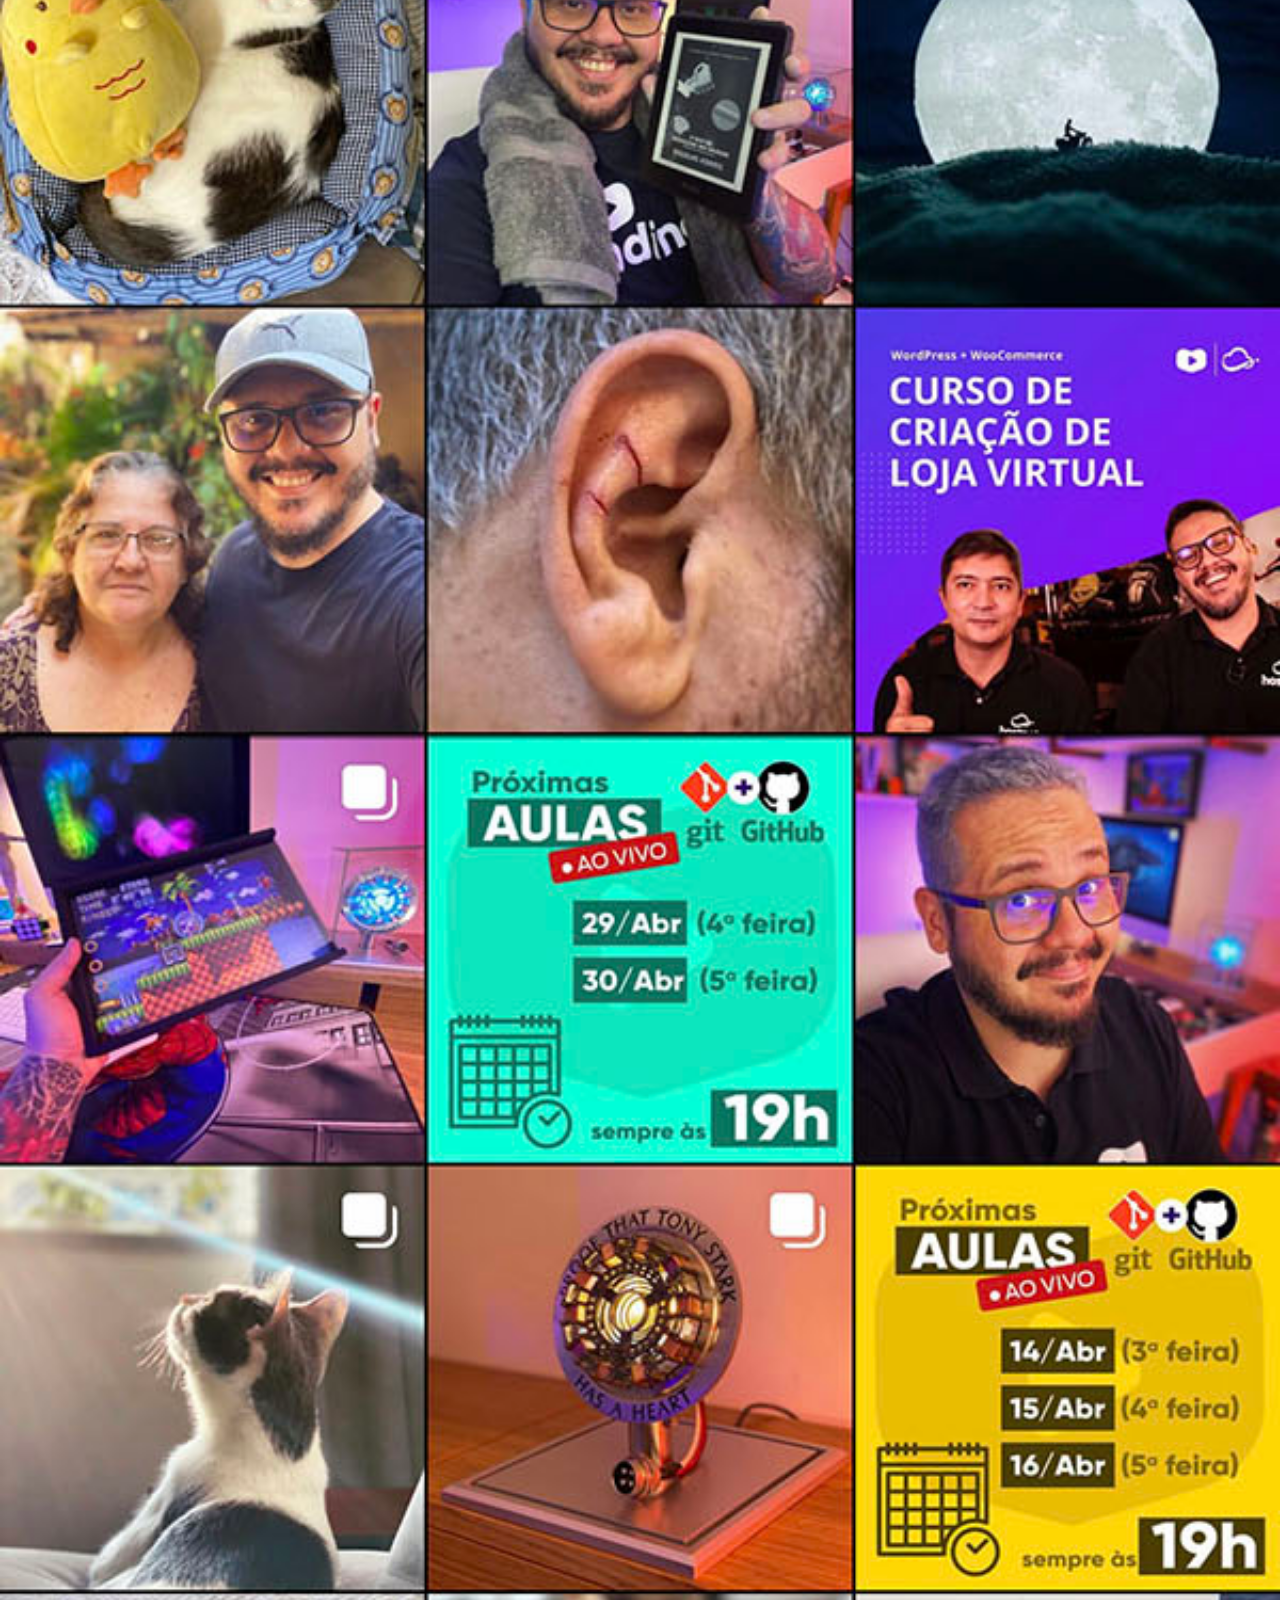
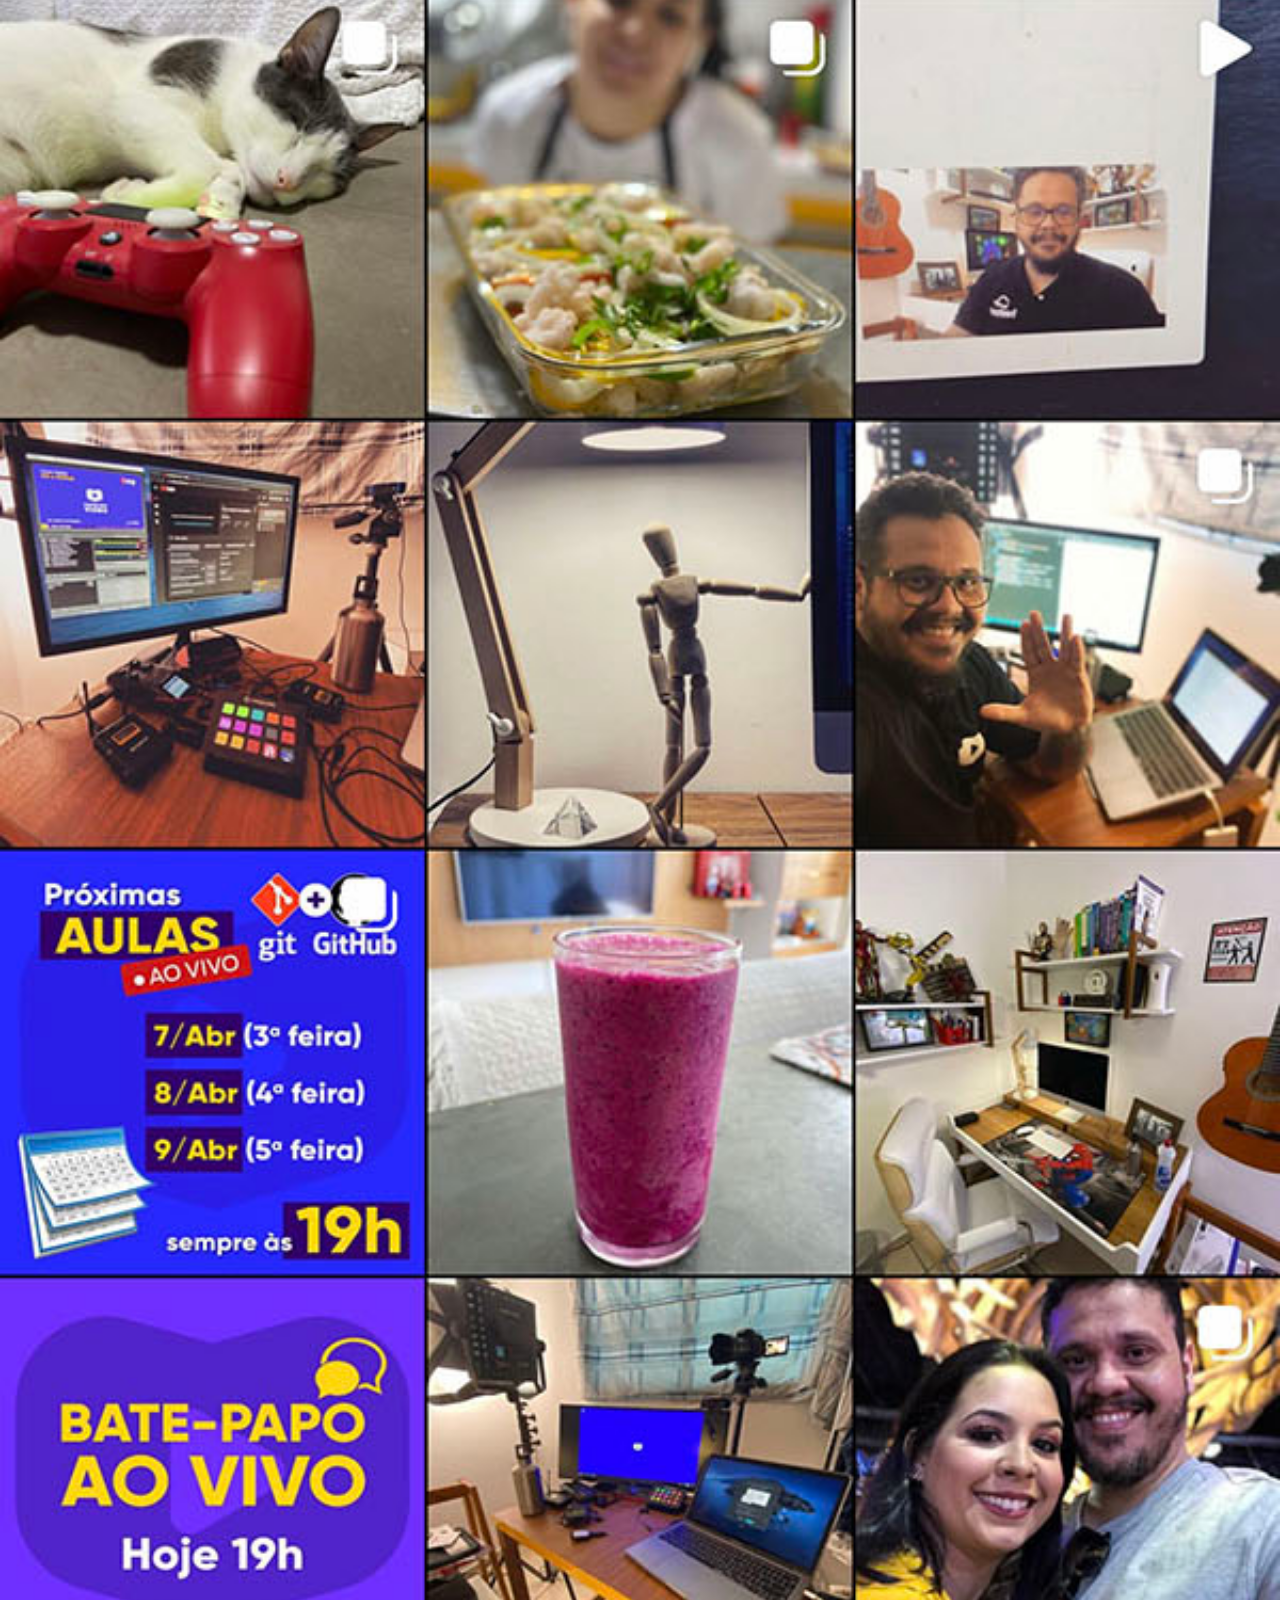
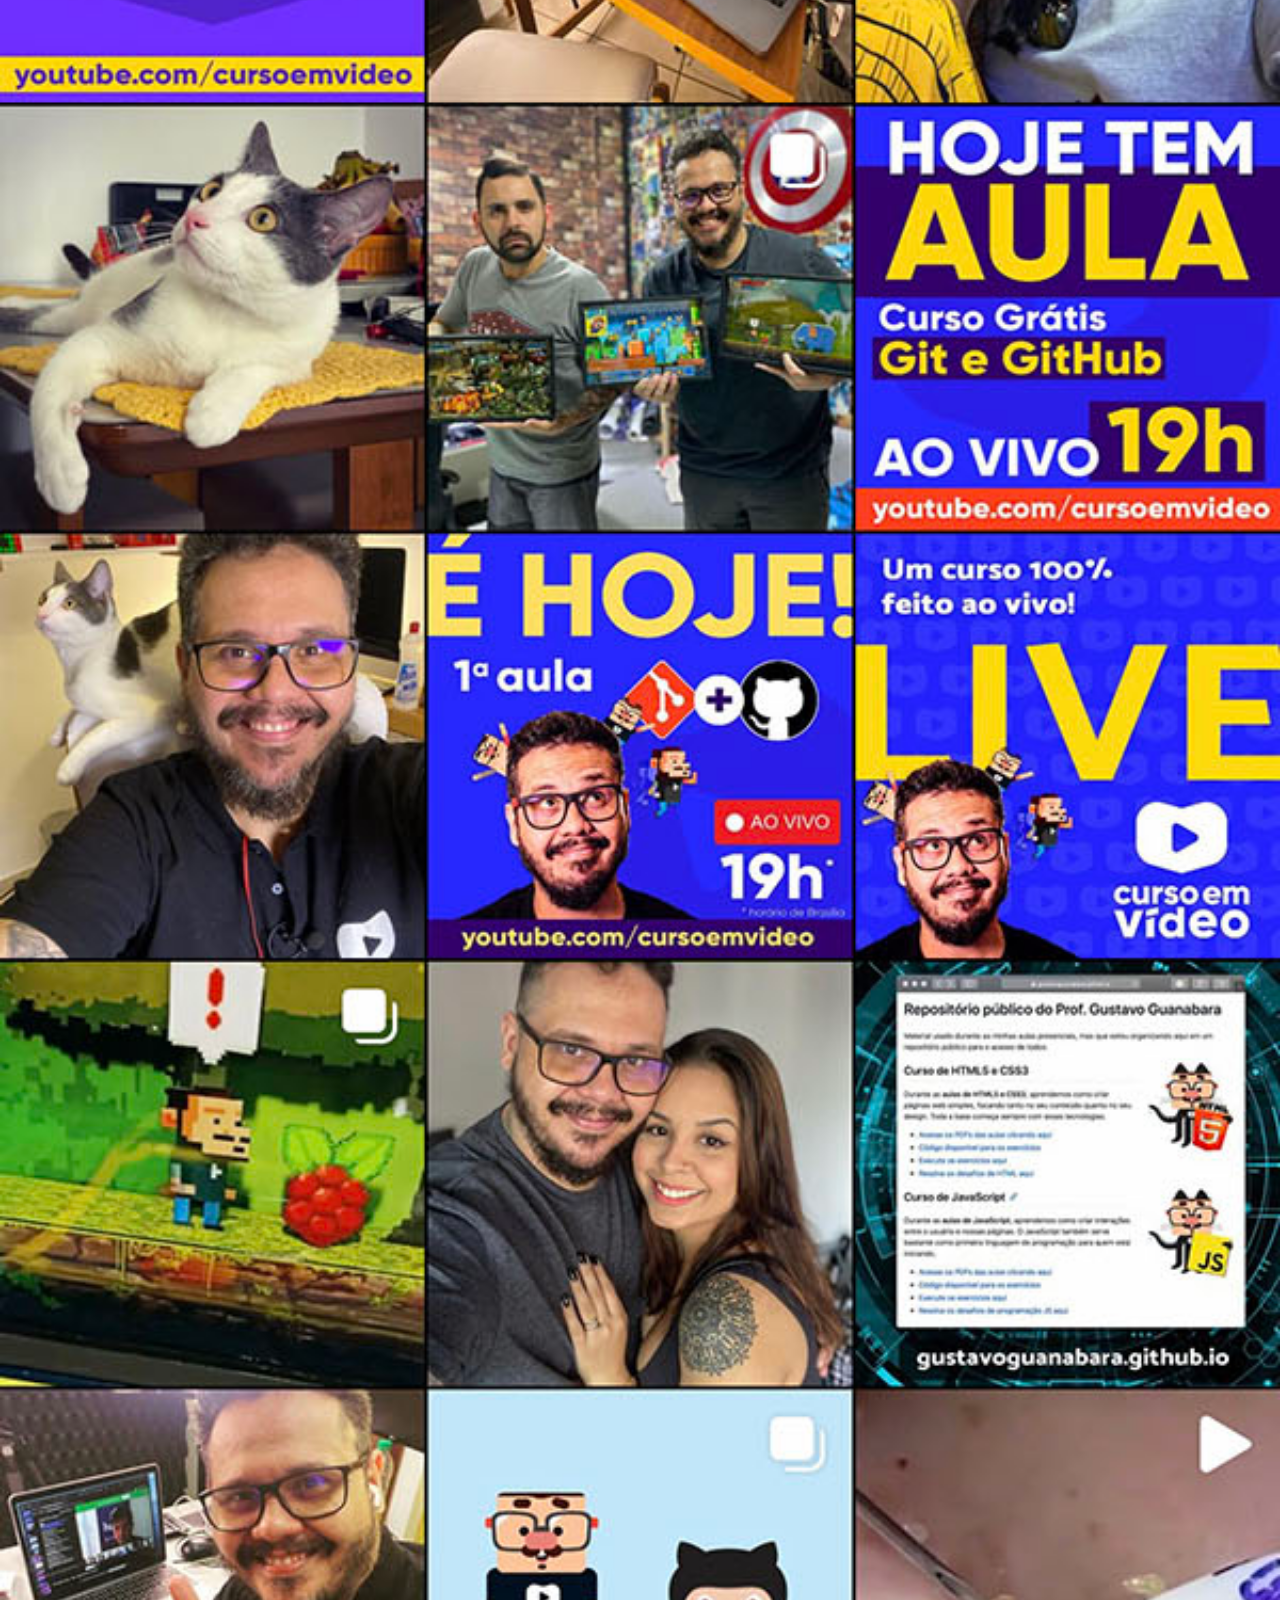
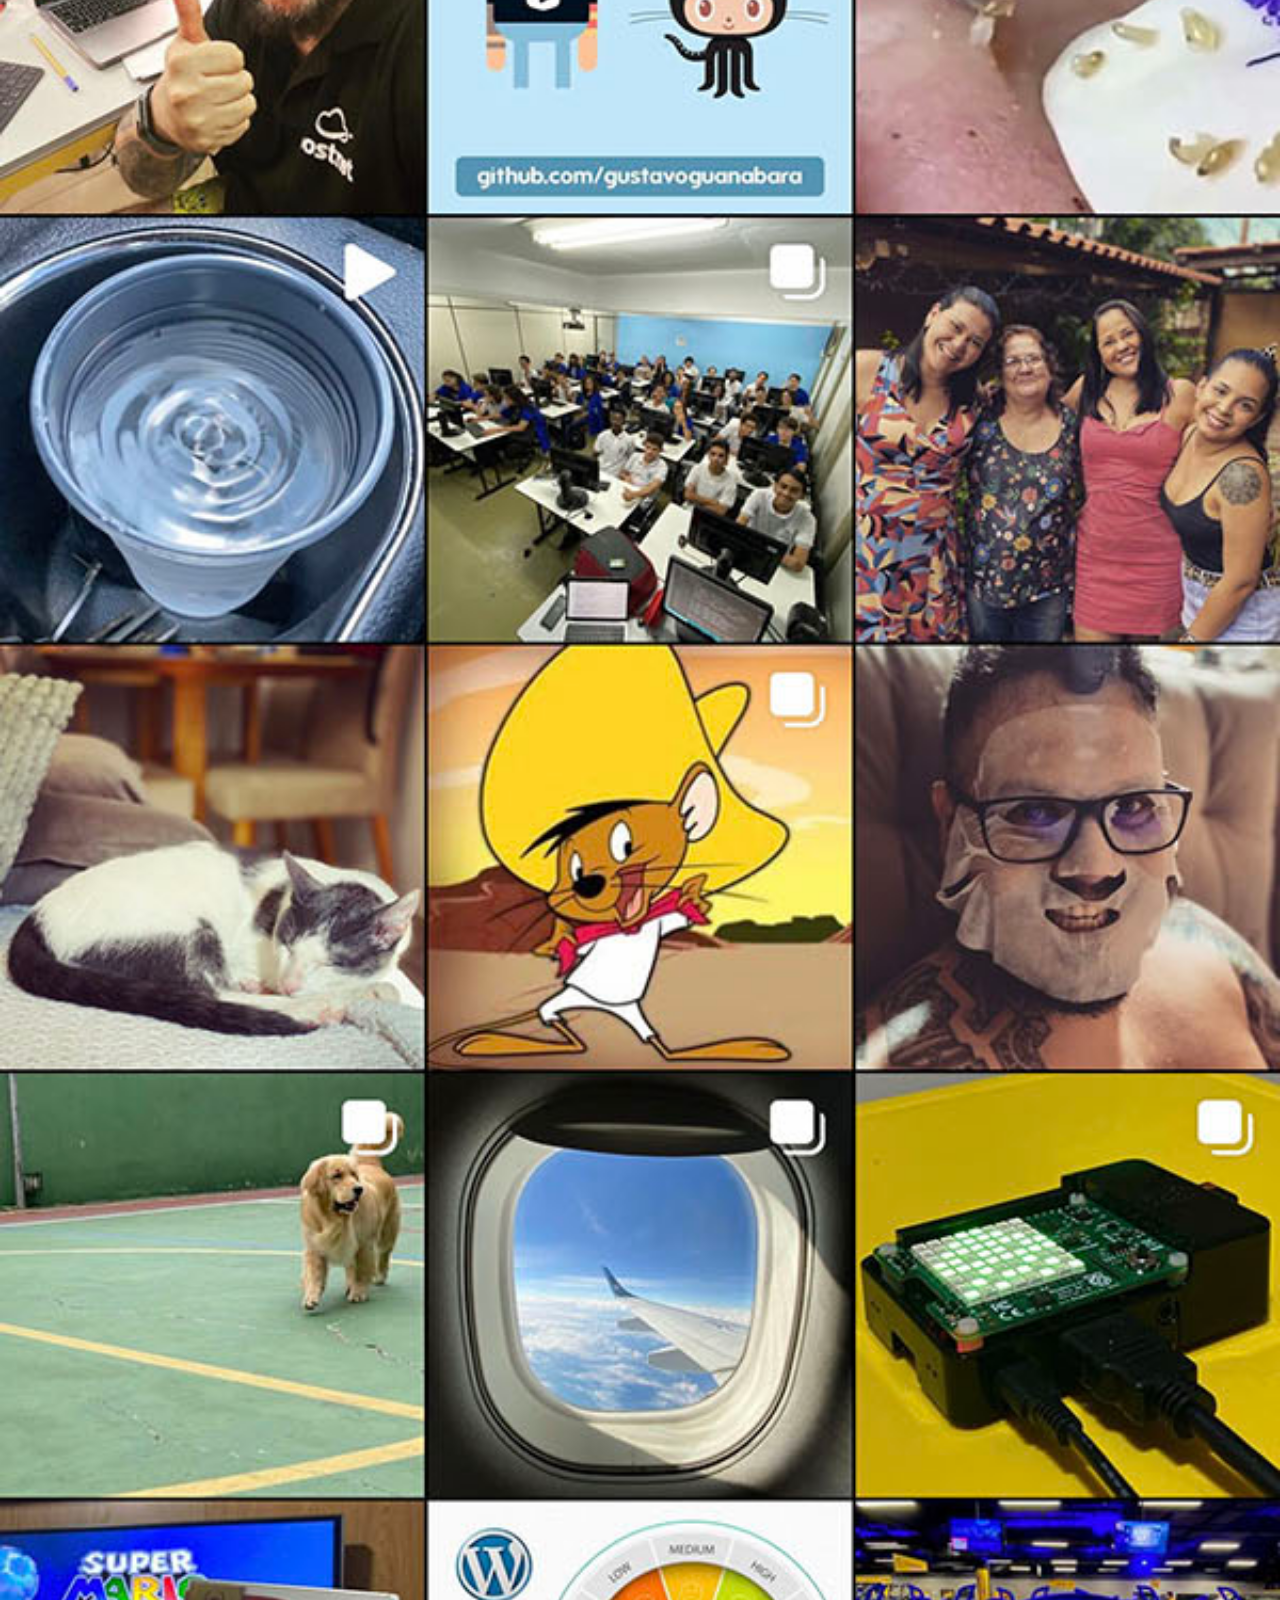
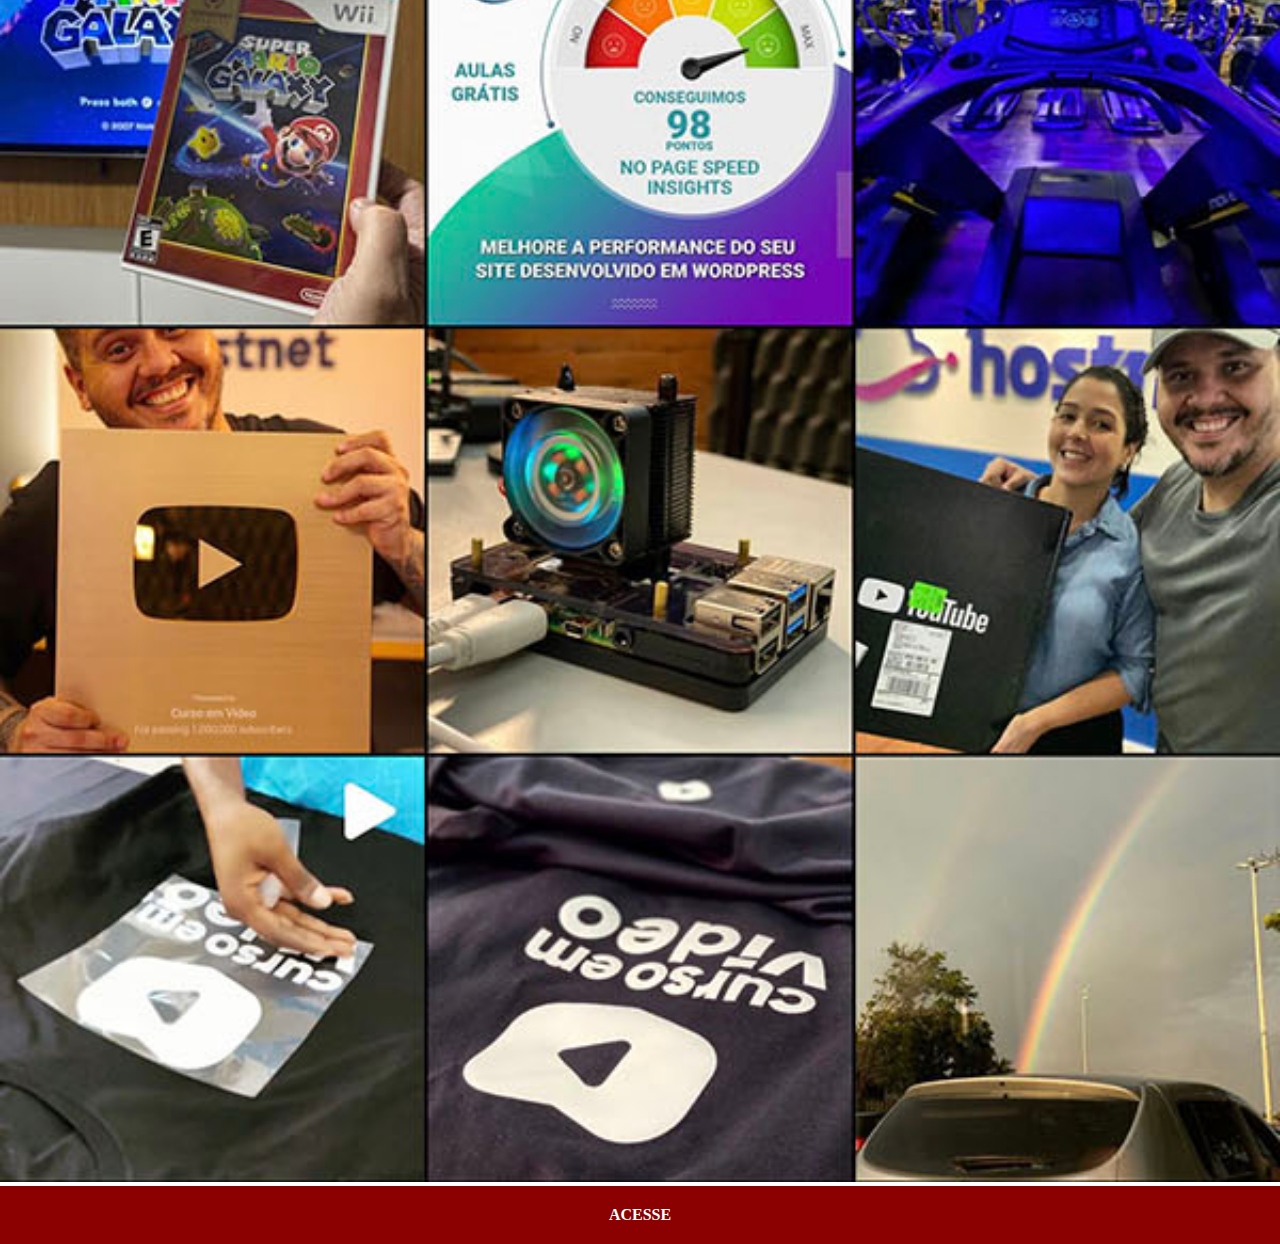
<file: instagram.html>
<!DOCTYPE html>
<html lang="pt-br">
<head>
    <meta charset="UTF-8">
    <meta http-equiv="X-UA-Compatible" content="IE=edge">
    <meta name="viewport" content="width=device-width, initial-scale=1.0">
    <title>Instagram</title>
    <link rel="stylesheet" href="estilos/social.css">
</head>
<body>
    <img src="imagens/tela-instagram.jpg" alt="Instagram">
    <a href="https://www.bing.com/search?q=instagram+gustavo+guanabara&form=ANNNB1&refig=e377fdccaf0446cd9e8aad632db331dd&sp=2&ghc=1&lq=0&qs=AS&pq=instagram+gusta&sk=AS1&sc=10-15&cvid=e377fdccaf0446cd9e8aad632db331dd" target="_blank">ACESSE</a>
</body>
</html>
</file>
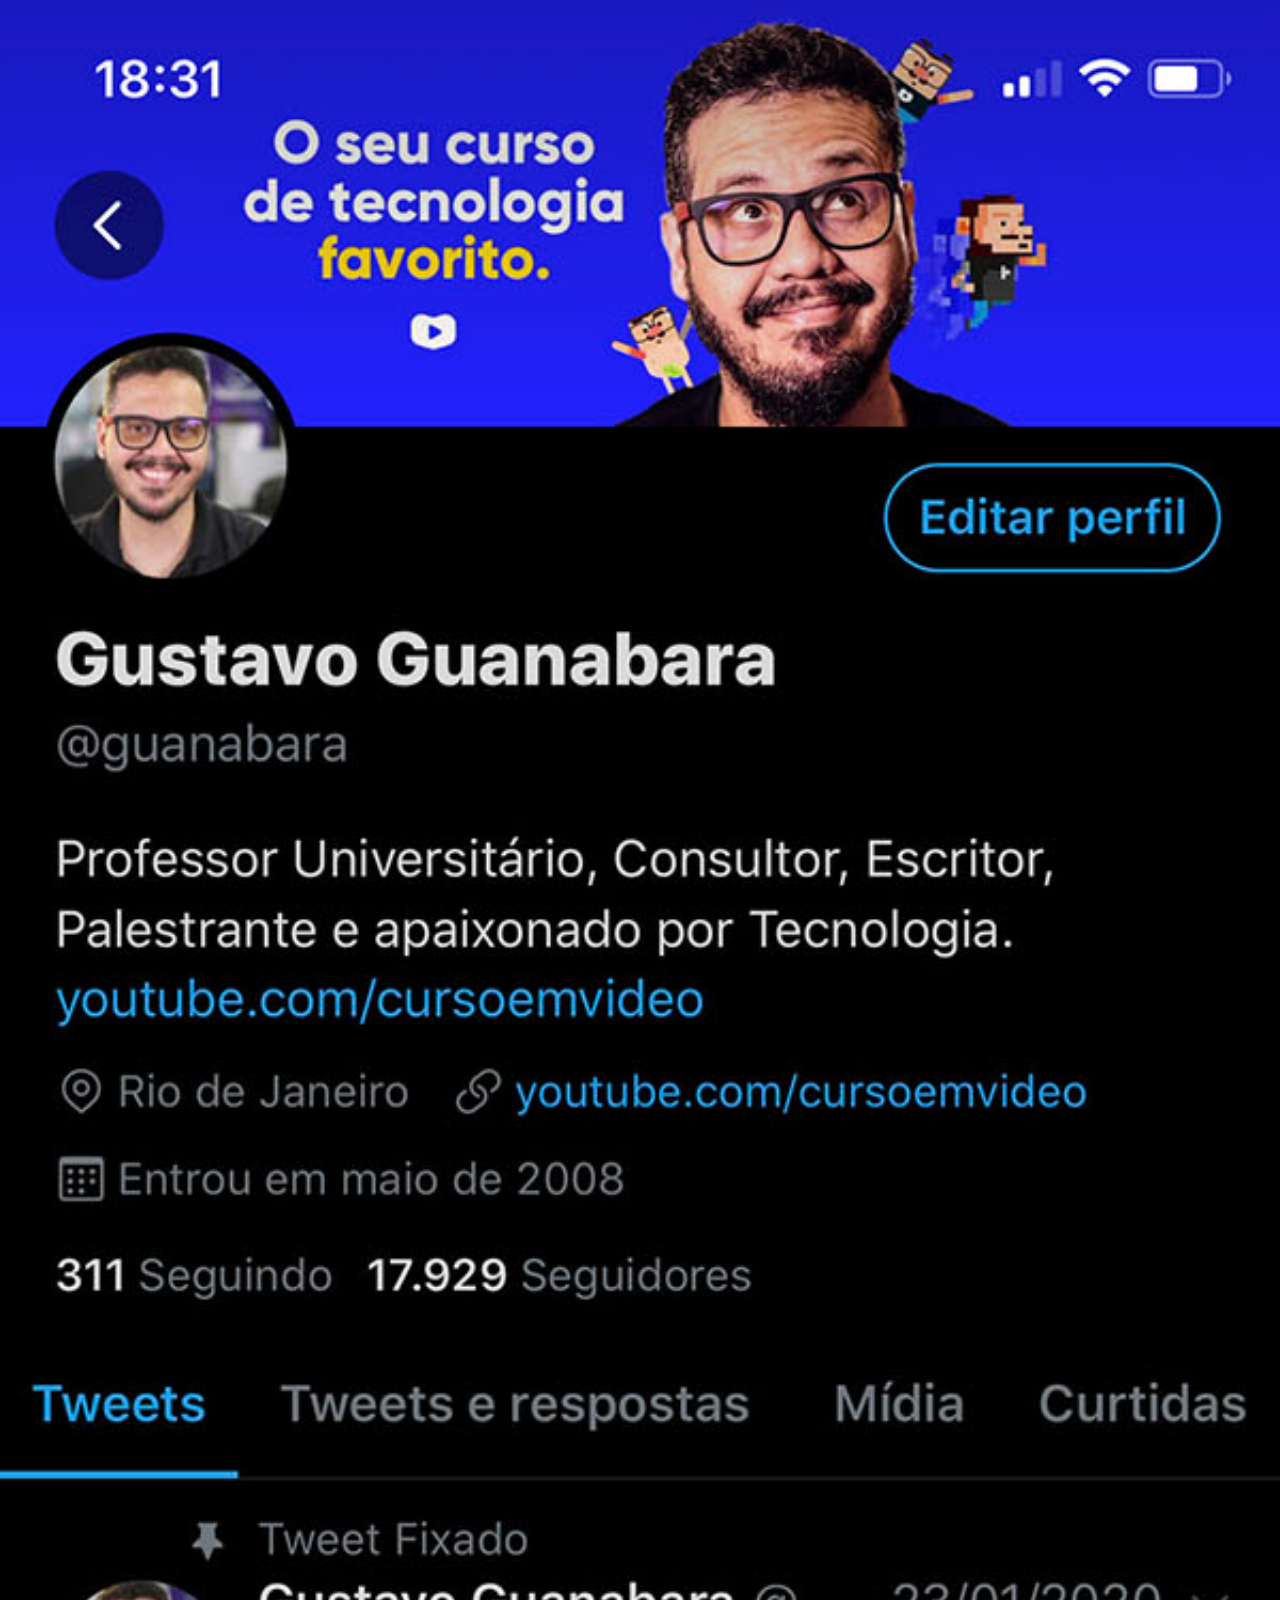
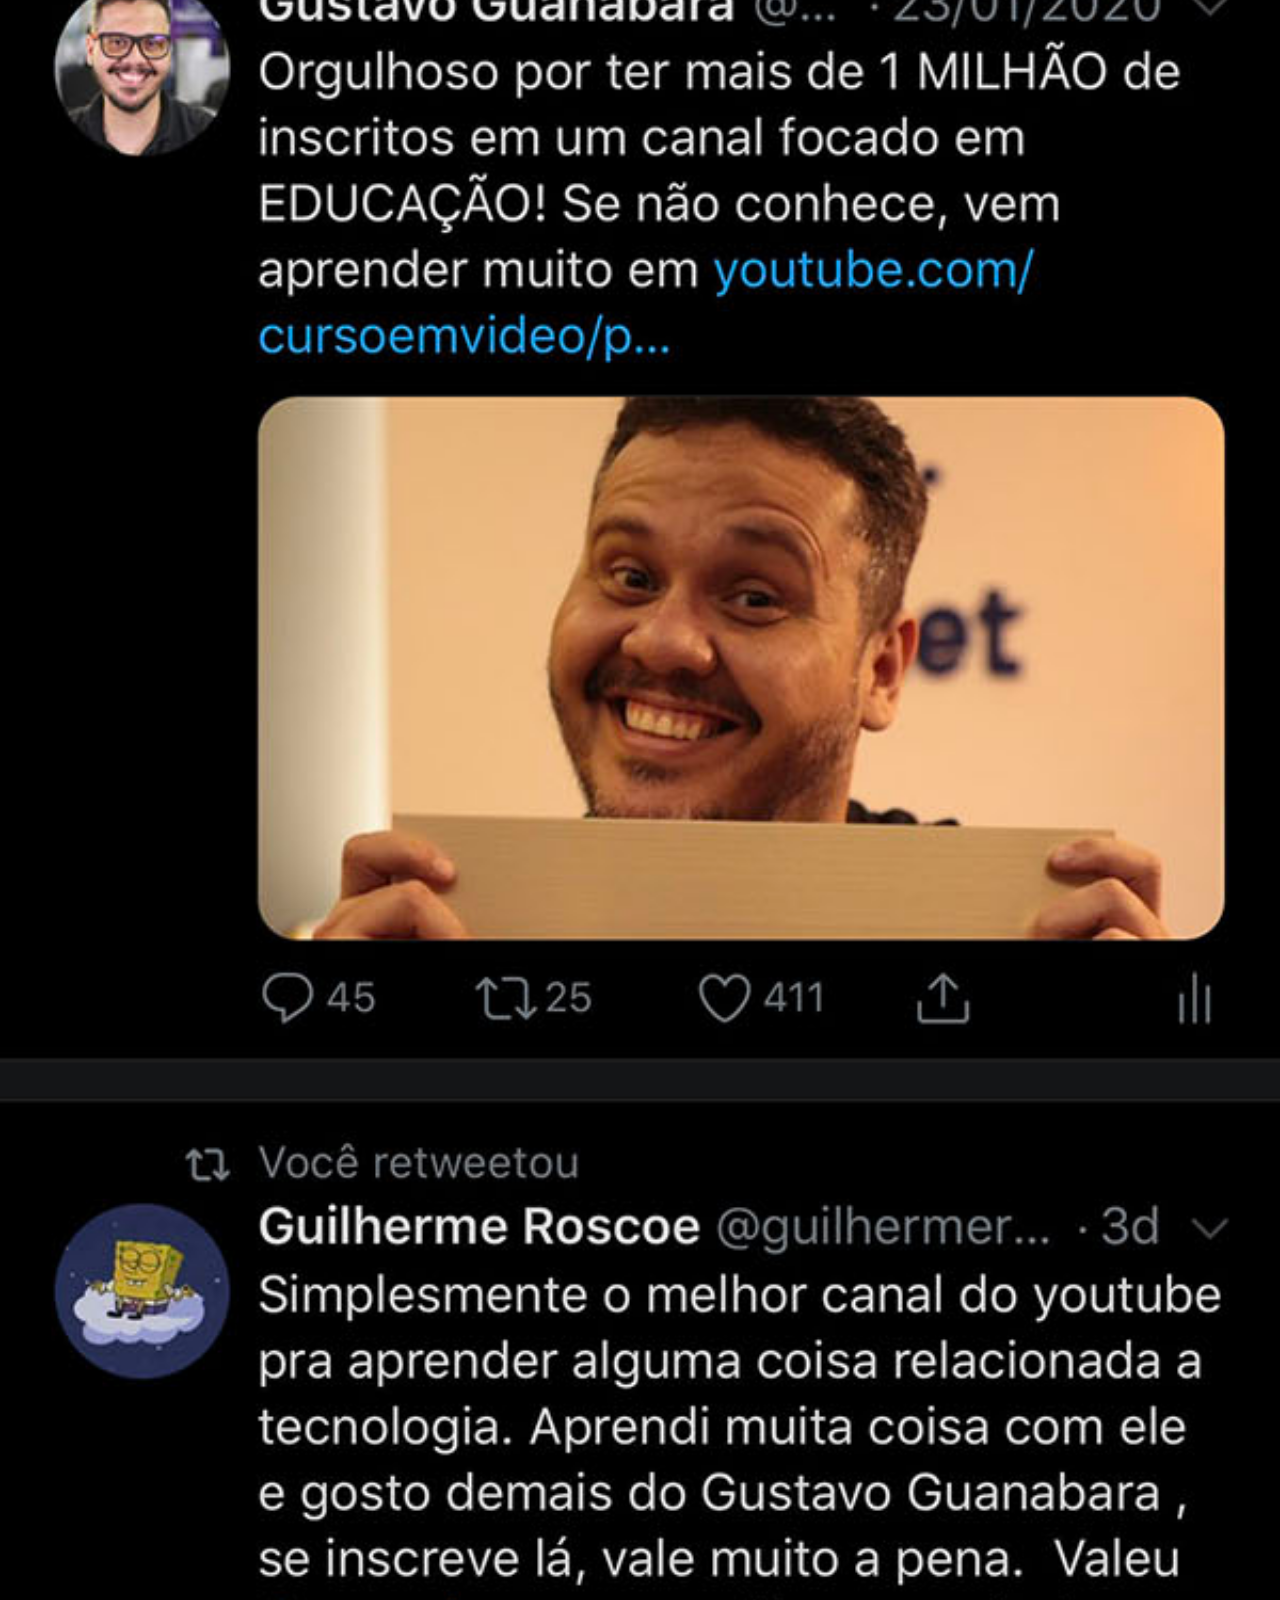
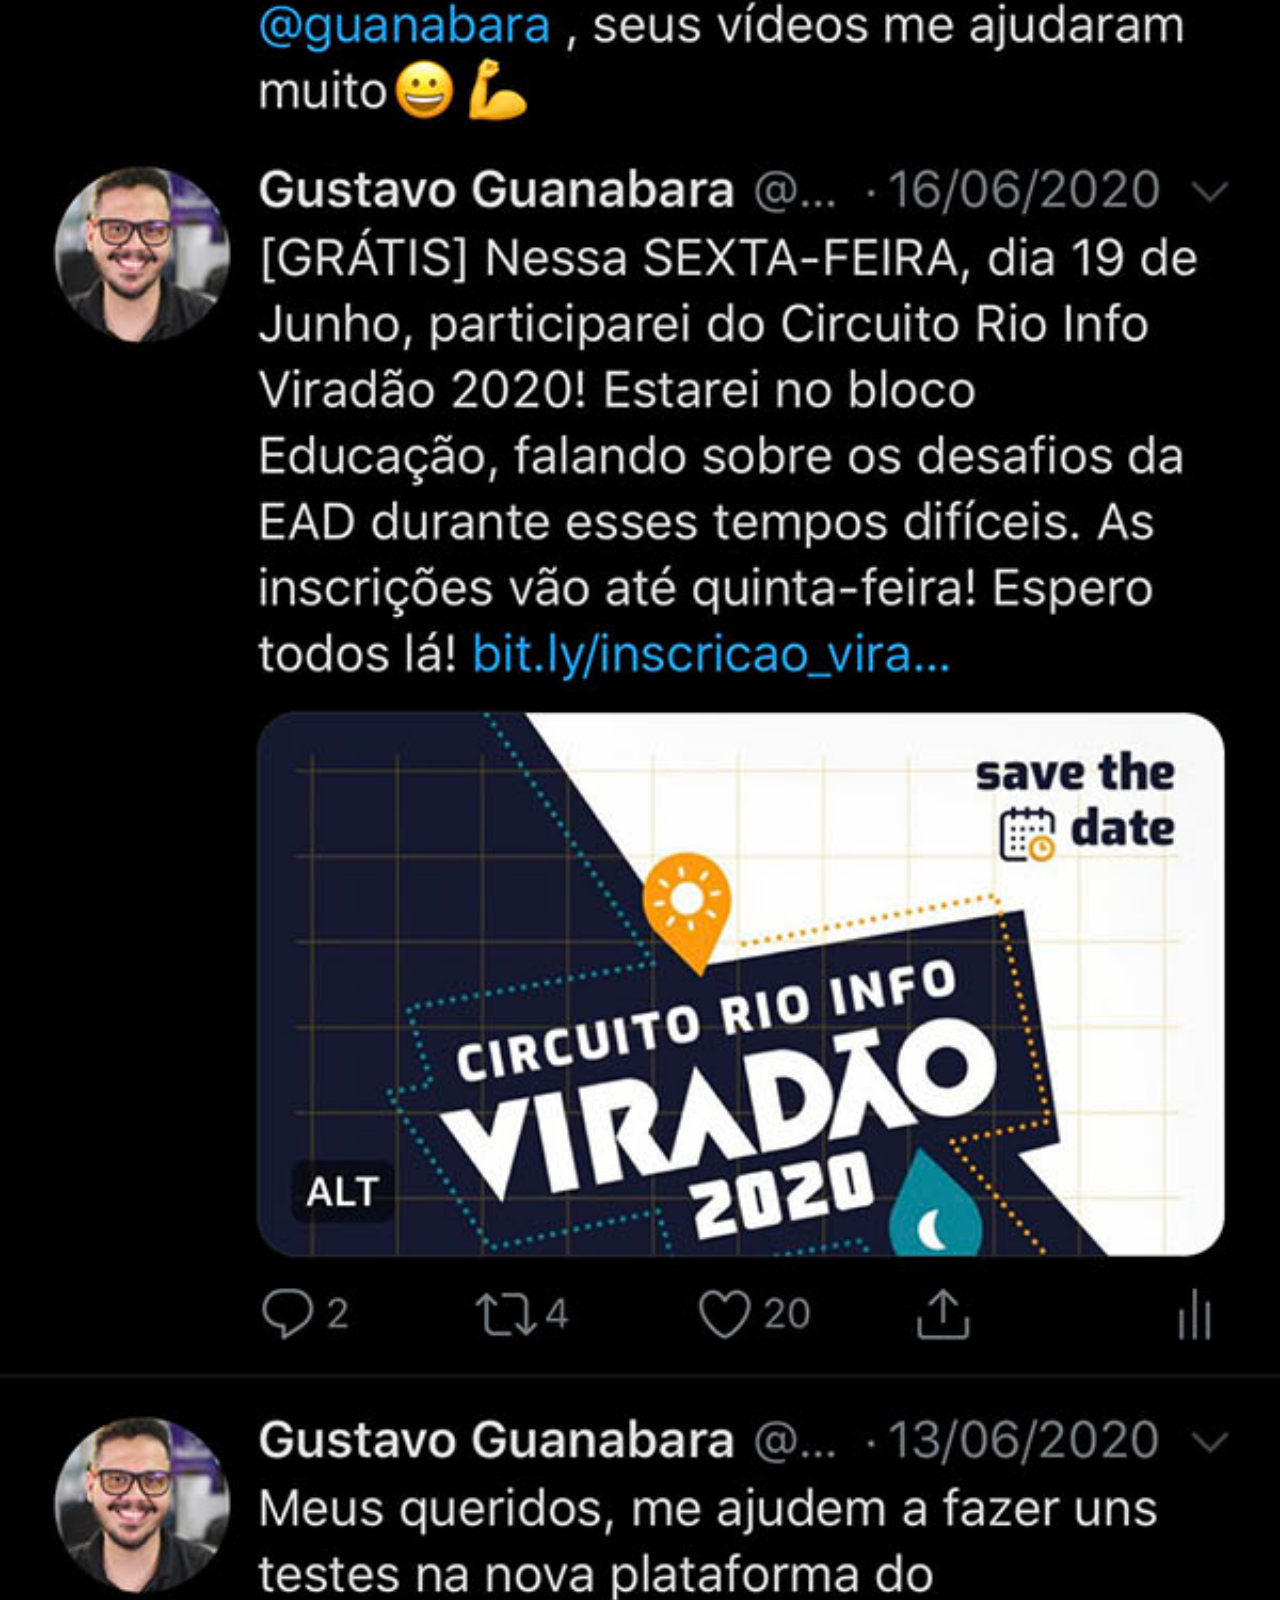
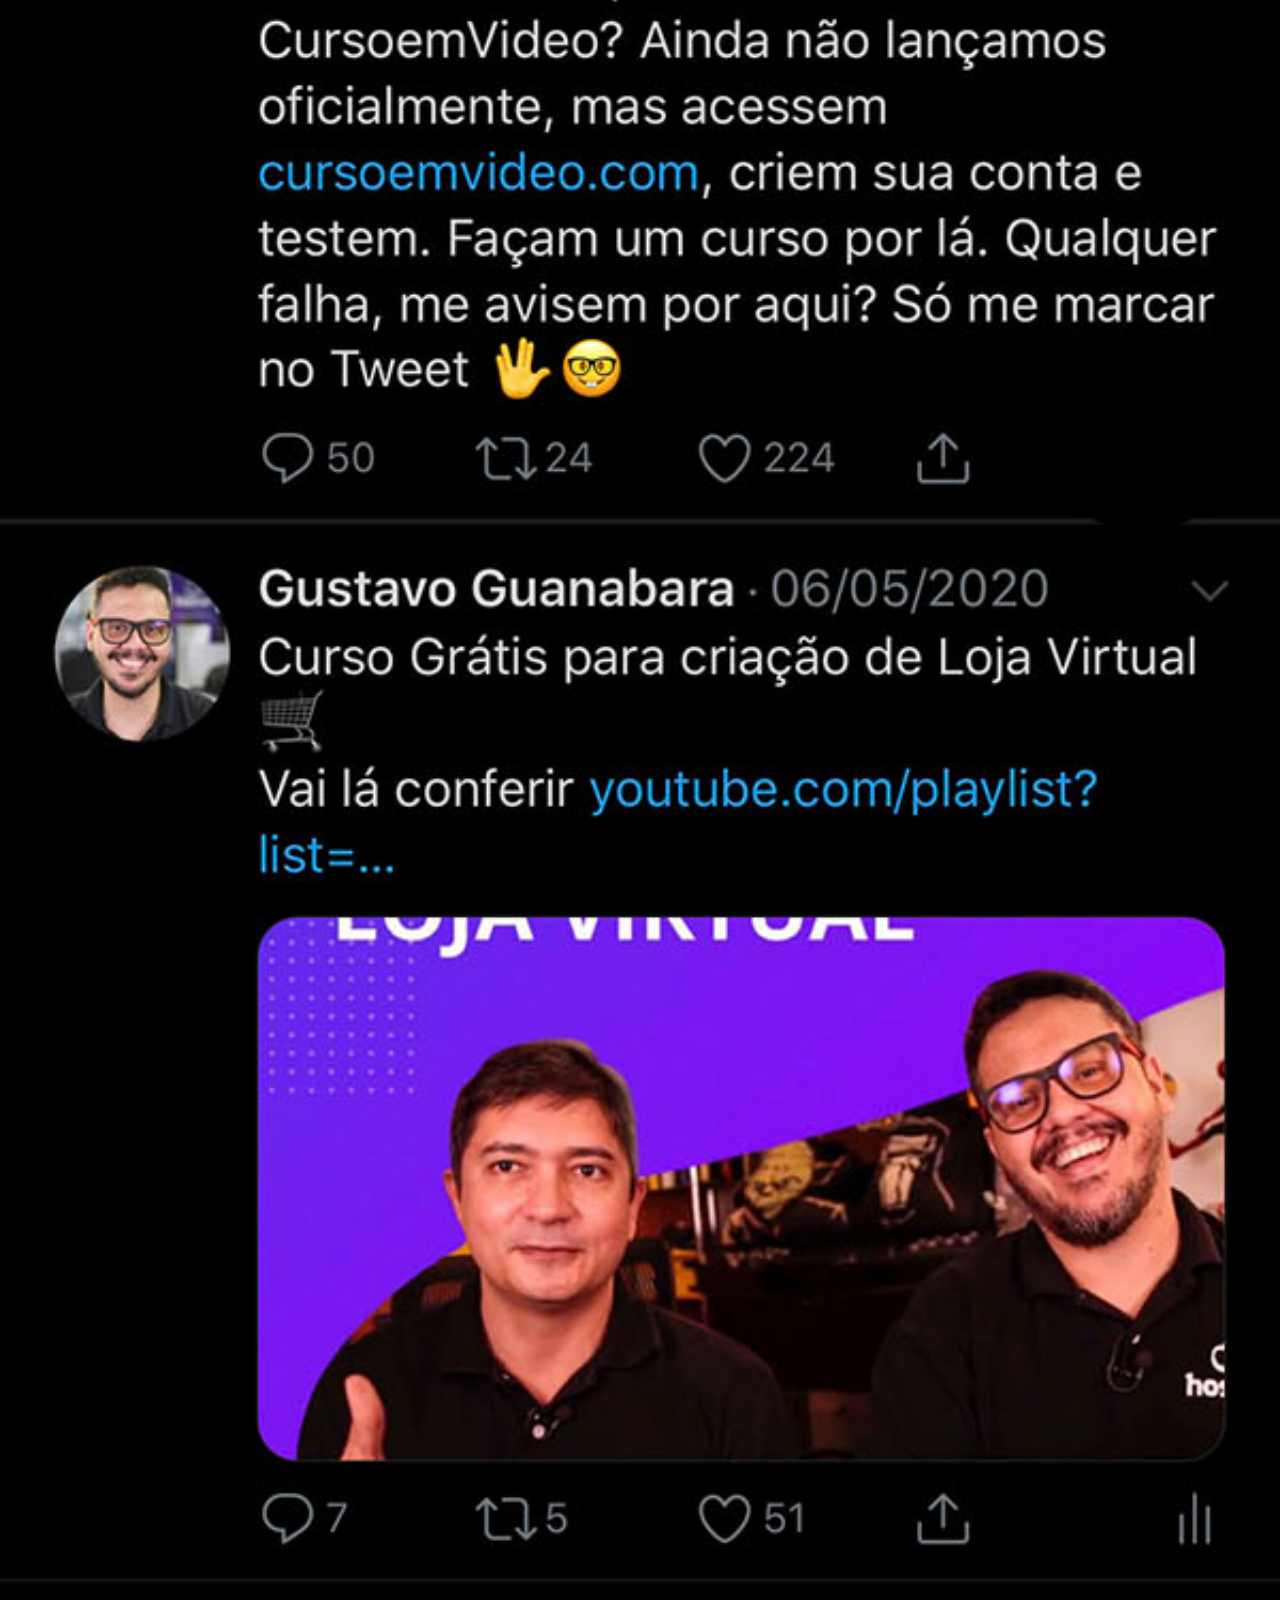
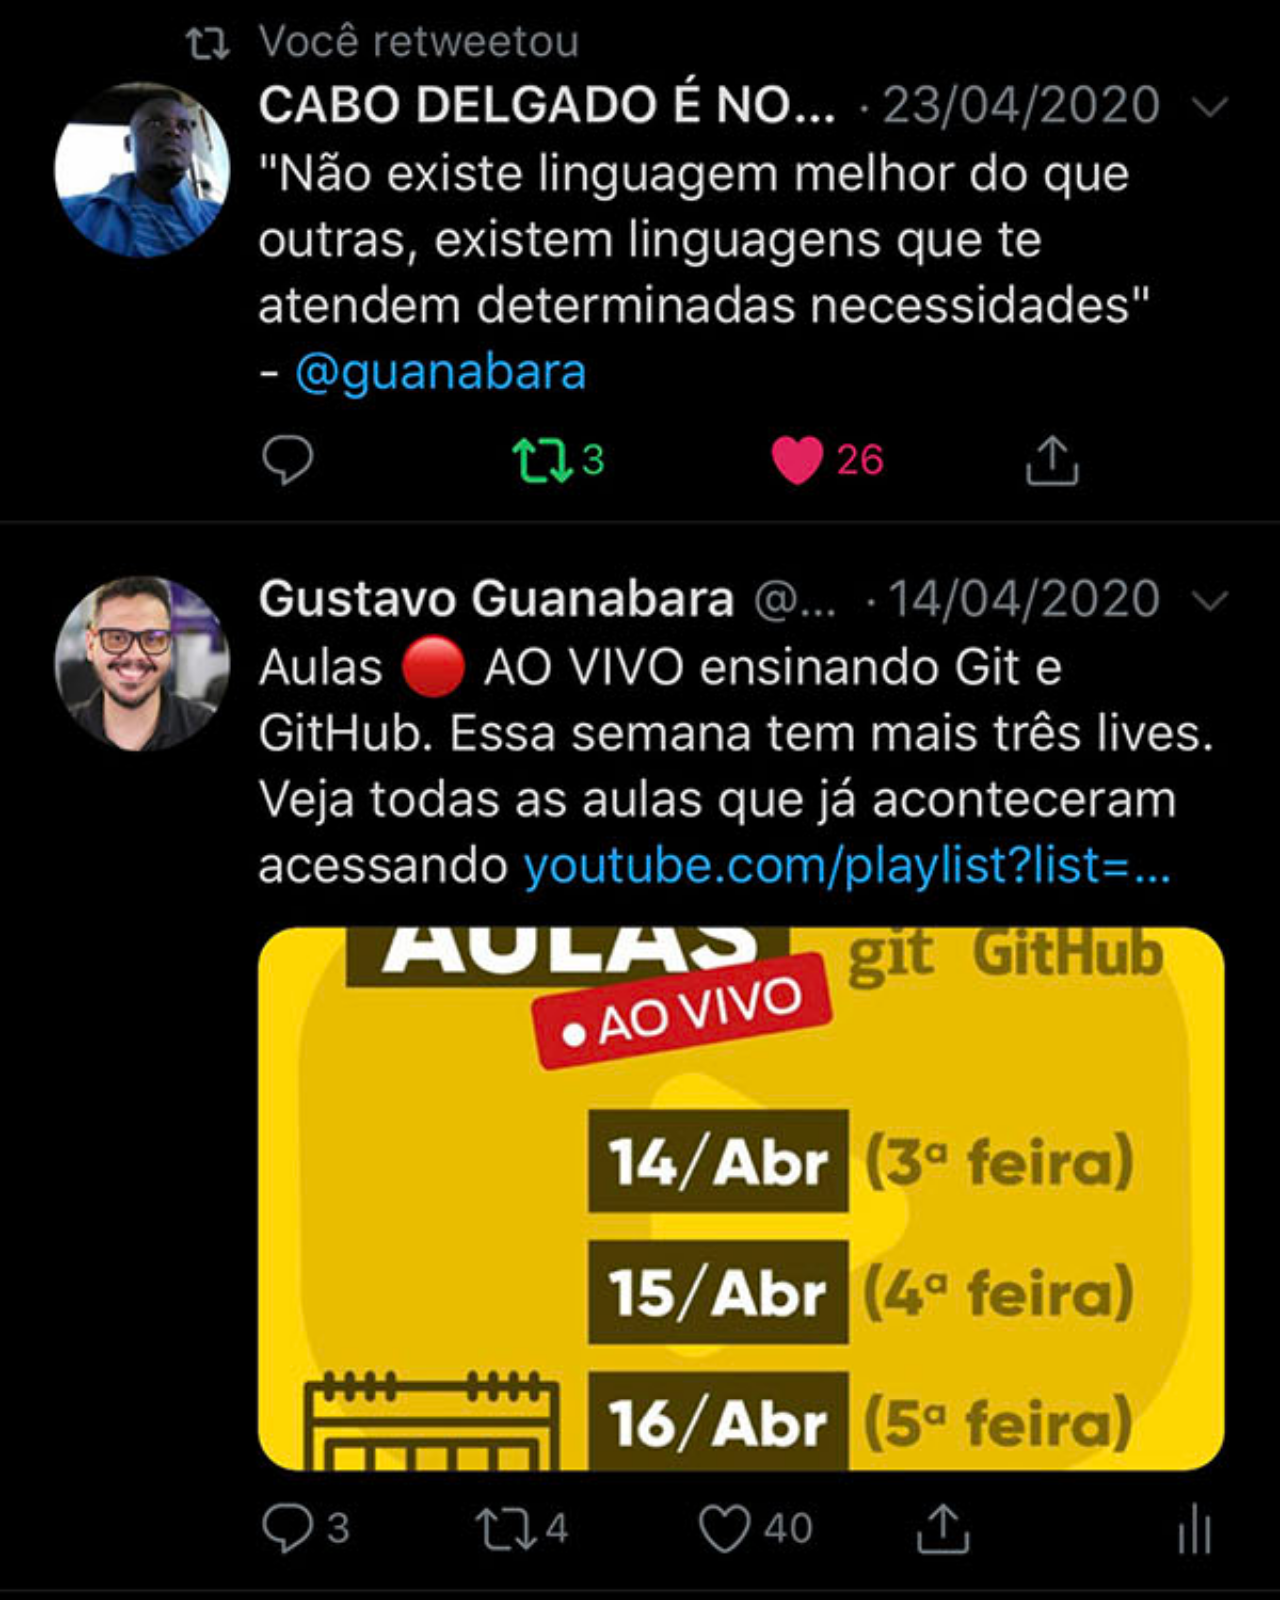
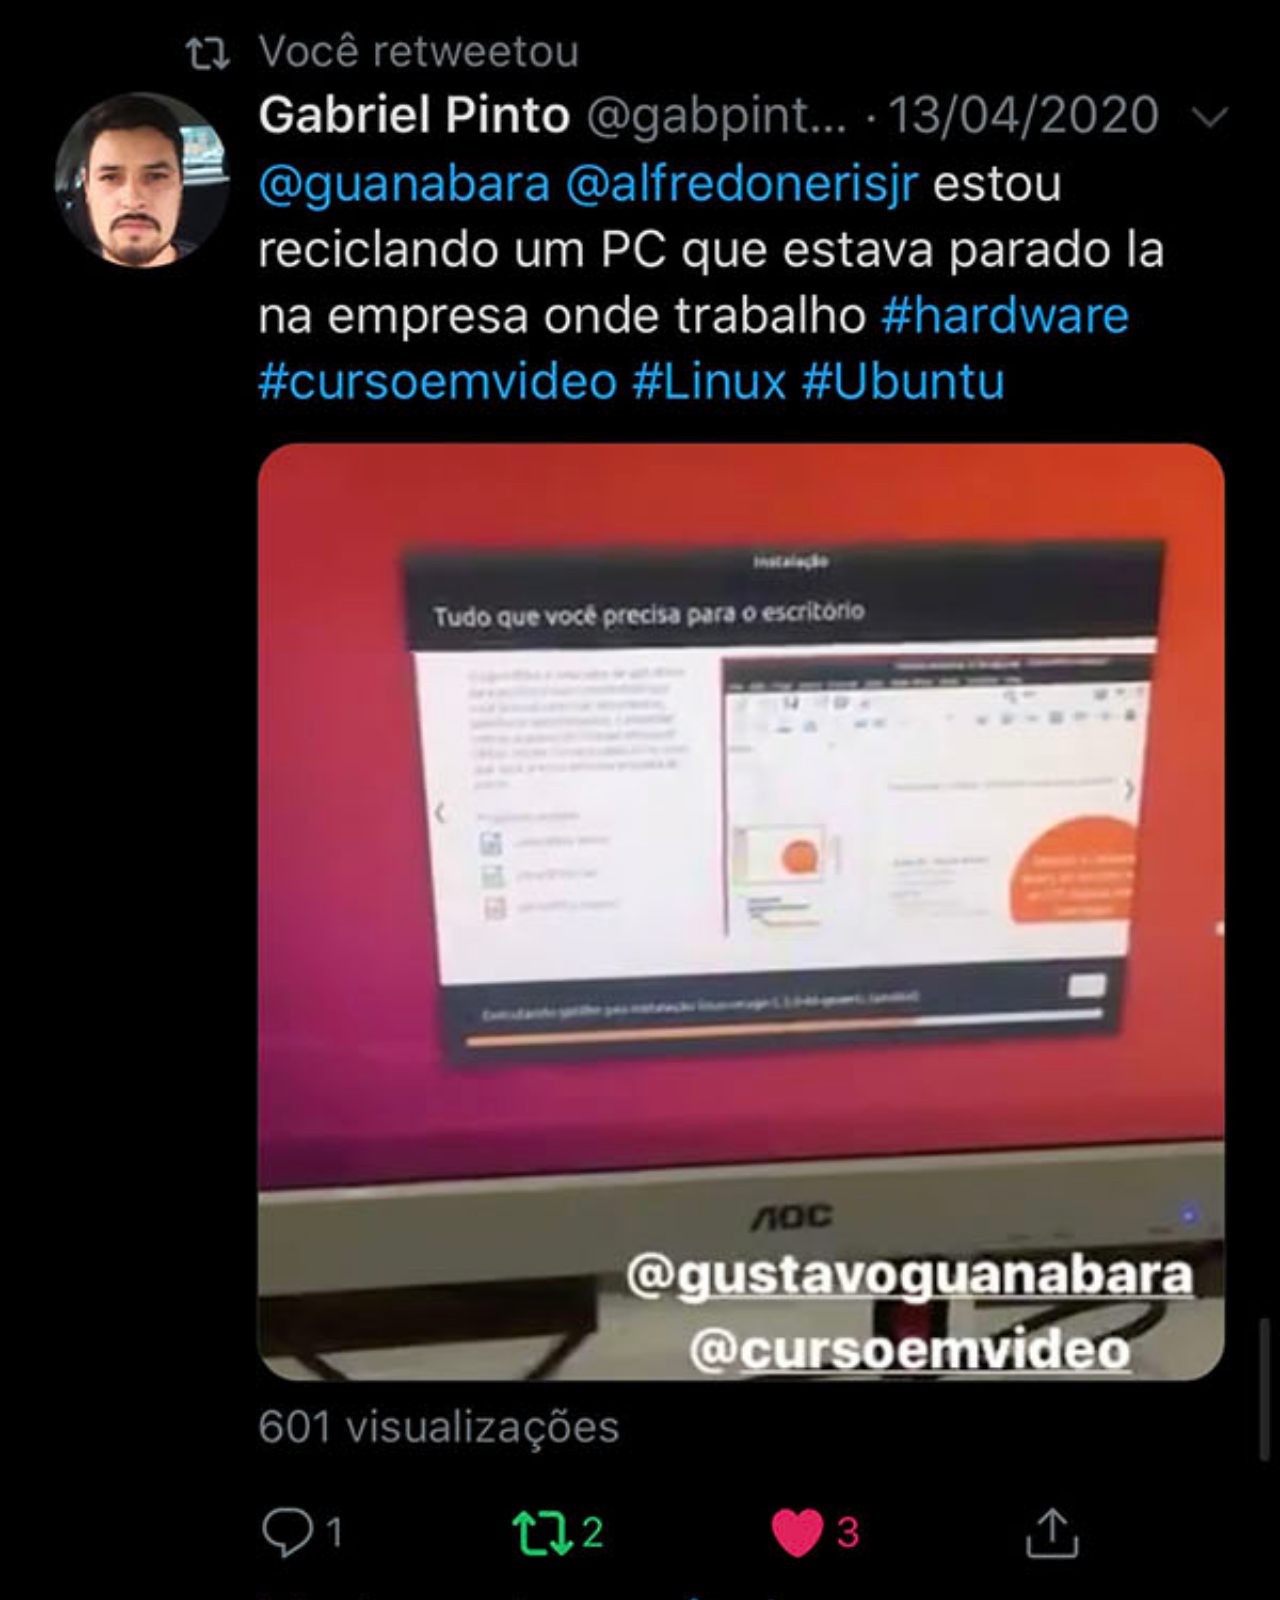
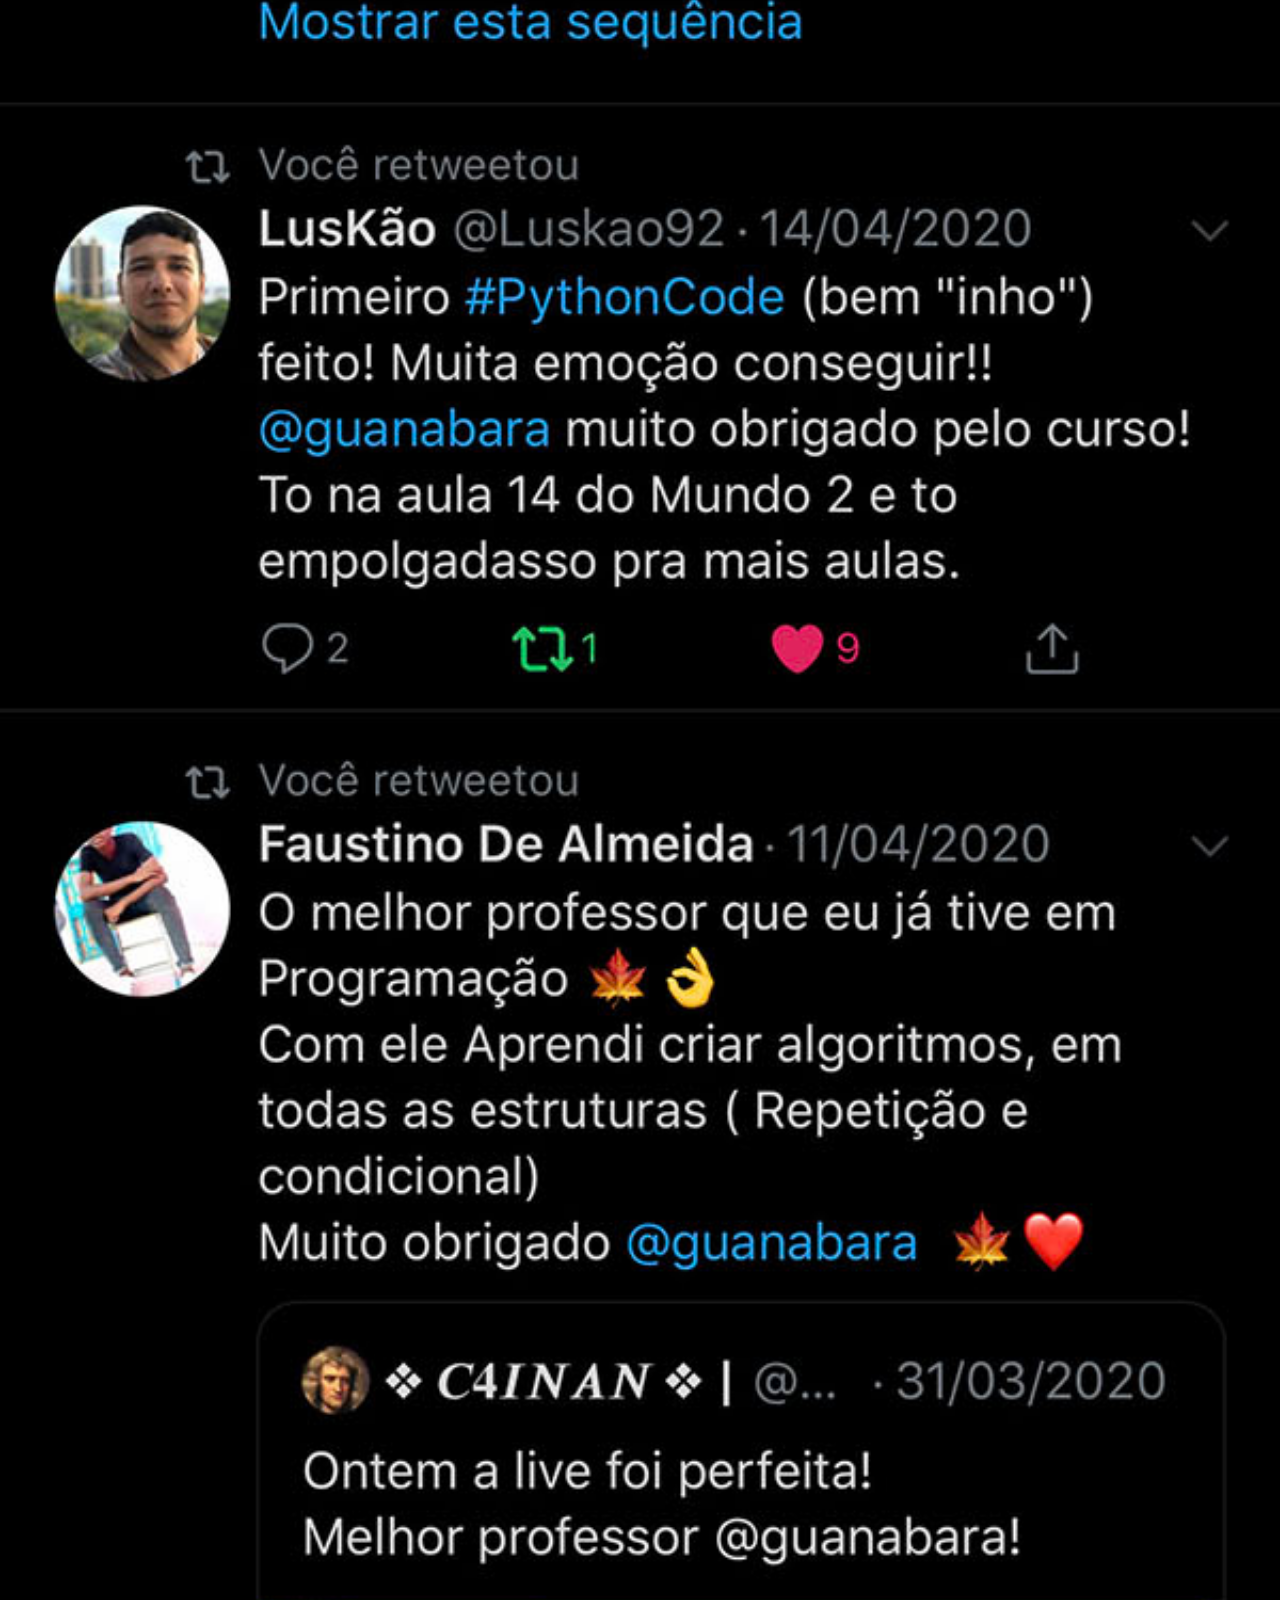
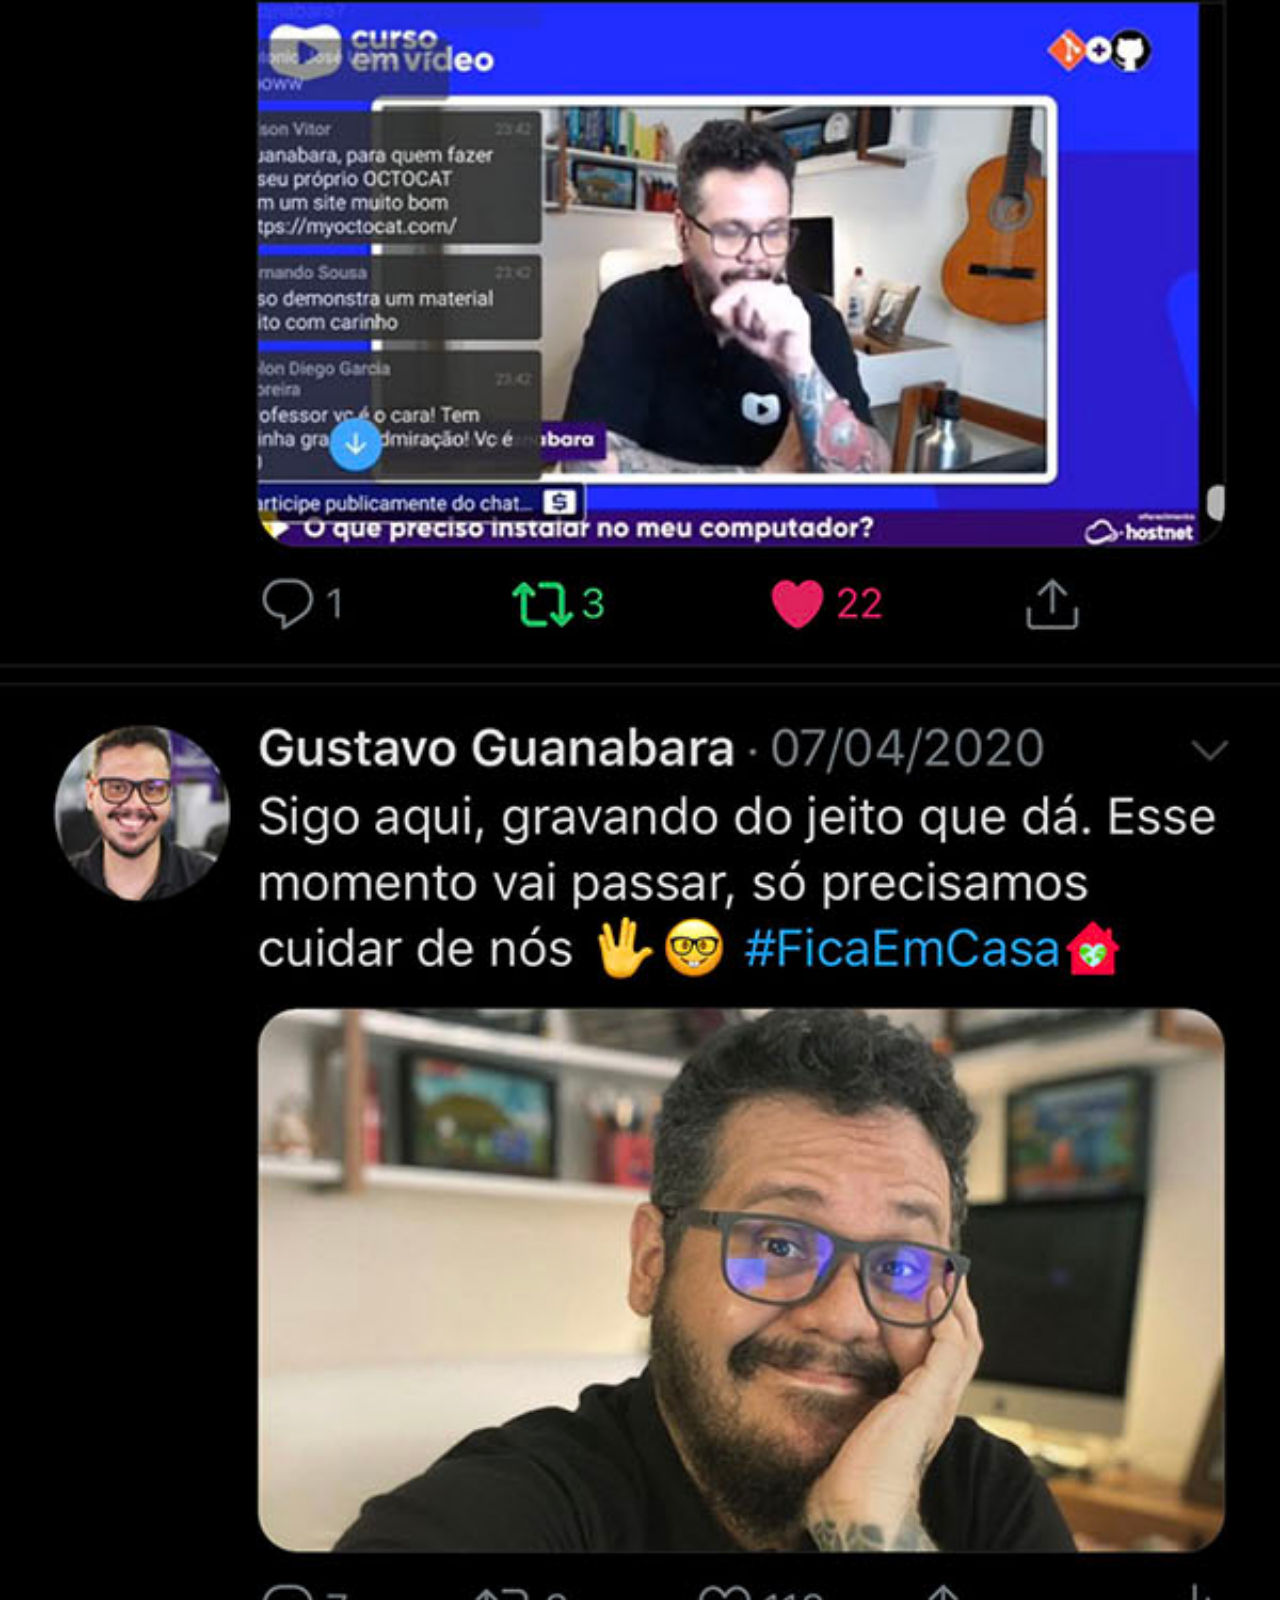
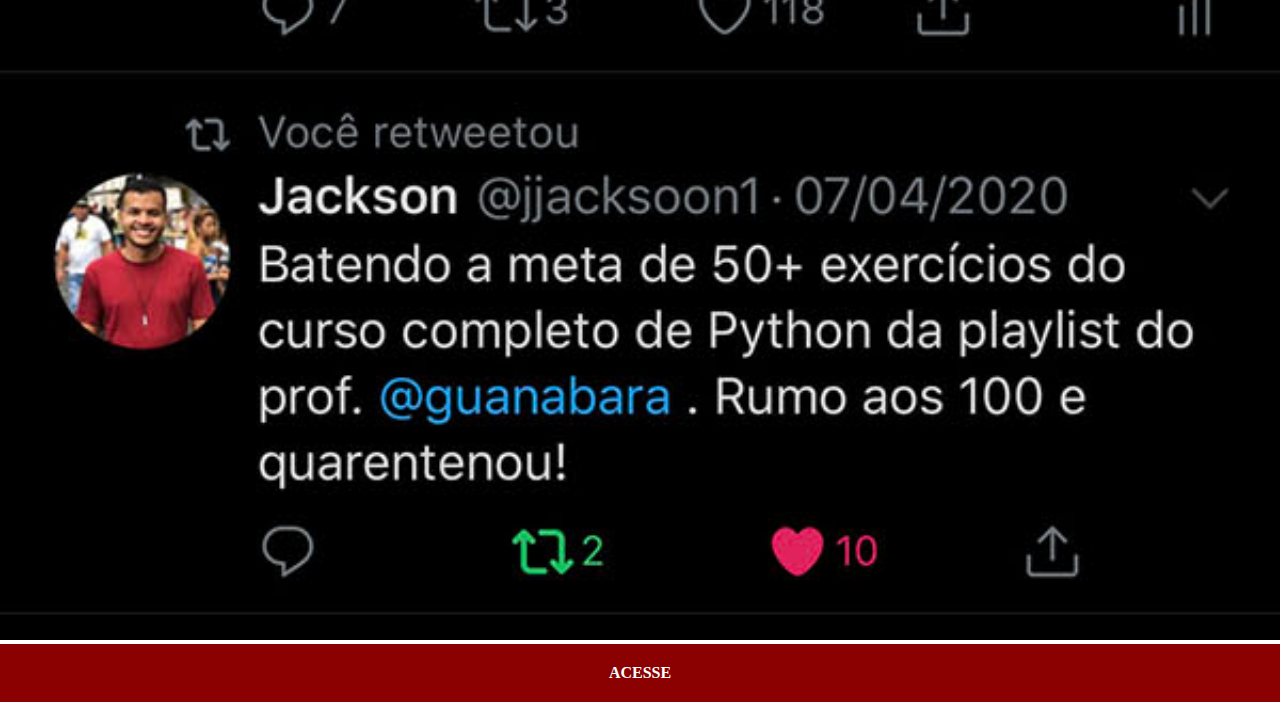
<file: twiter.html>
<!DOCTYPE html>
<html lang="pt-br">
<head>
    <meta charset="UTF-8">
    <meta http-equiv="X-UA-Compatible" content="IE=edge">
    <meta name="viewport" content="width=device-width, initial-scale=1.0">
    <title>Twiter</title>
    <link rel="stylesheet" href="estilos/social.css">
</head>
<body>
    <img src="imagens/tela-twitter.jpg" alt="Twiter">
    <a href="https://www.bing.com/search?q=twitter+guanabara&form=ANNNB1&refig=df424e71cbe14aa7ba541dd9b127bb5e&sp=1&lq=0&qs=SC&pq=twiter+guana&sc=10-12&cvid=df424e71cbe14aa7ba541dd9b127bb5e" target="_blank">ACESSE</a>
</body>
</html>
</file>
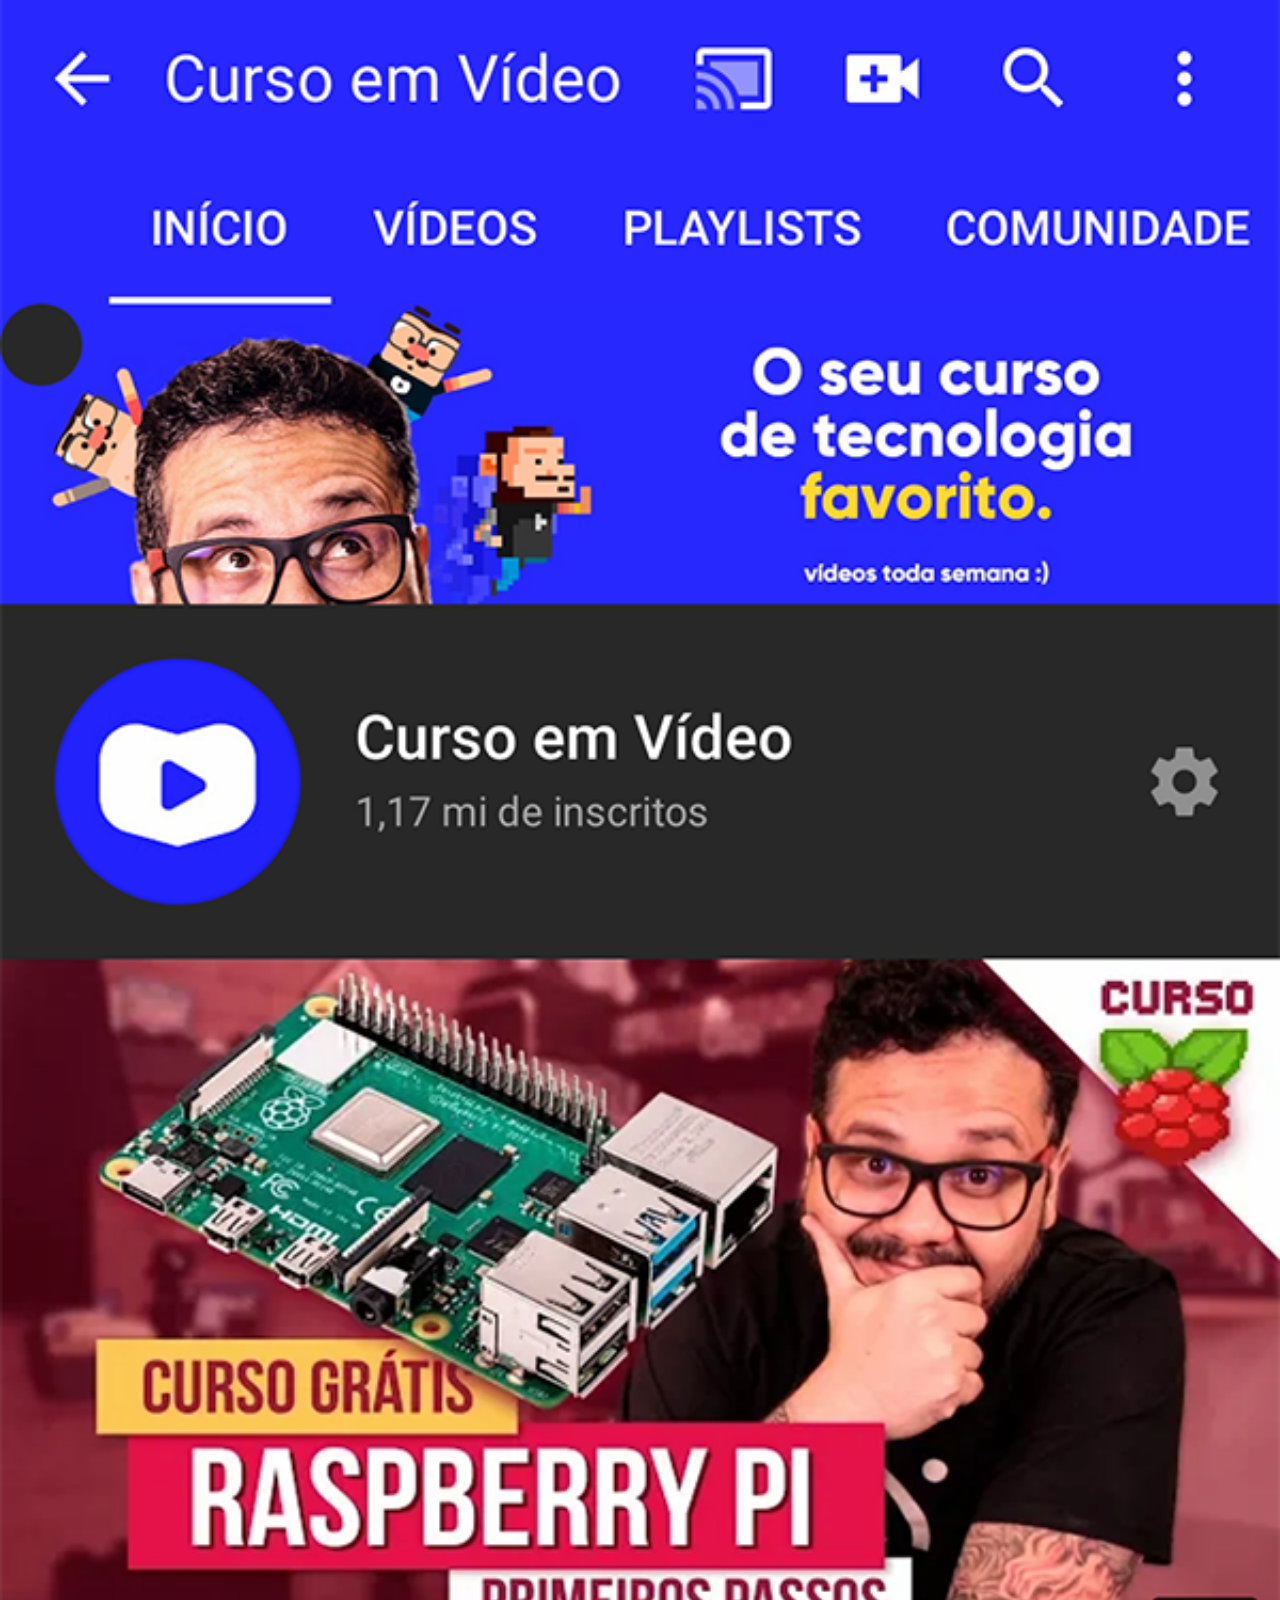
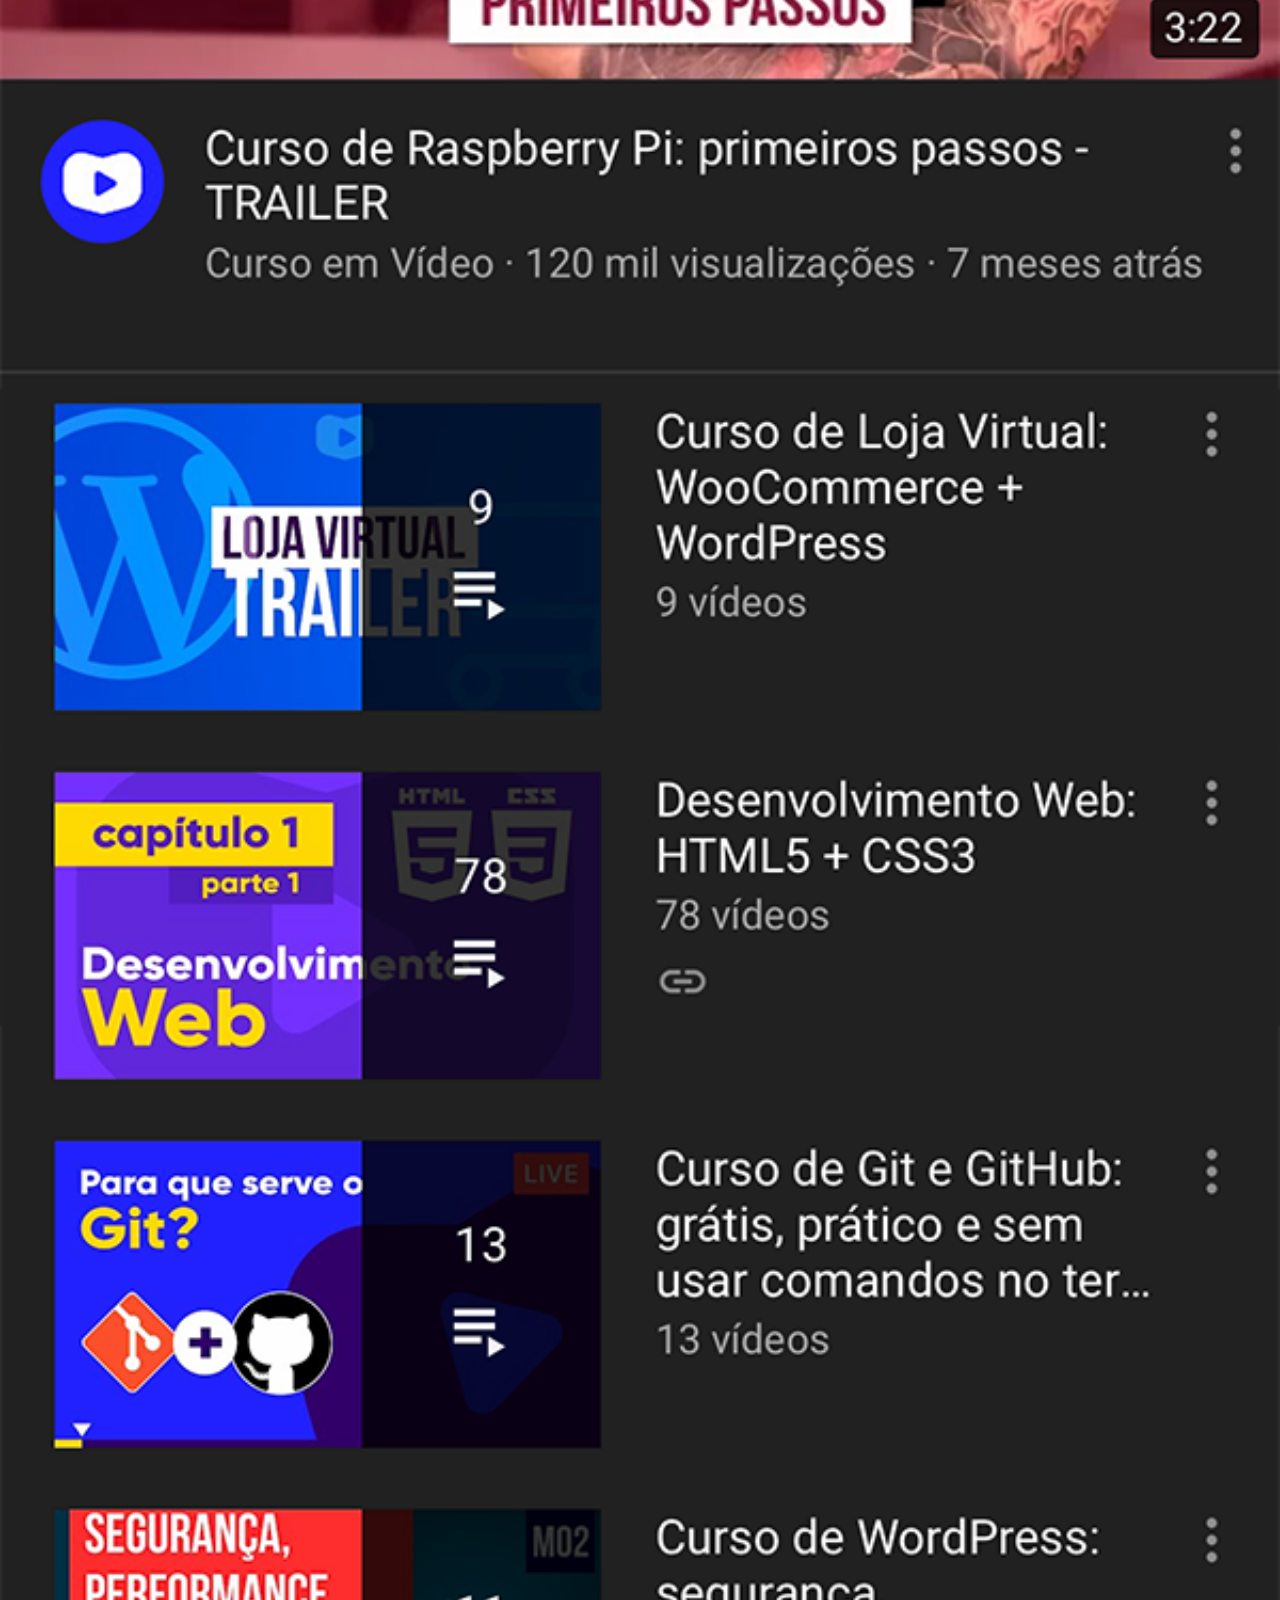
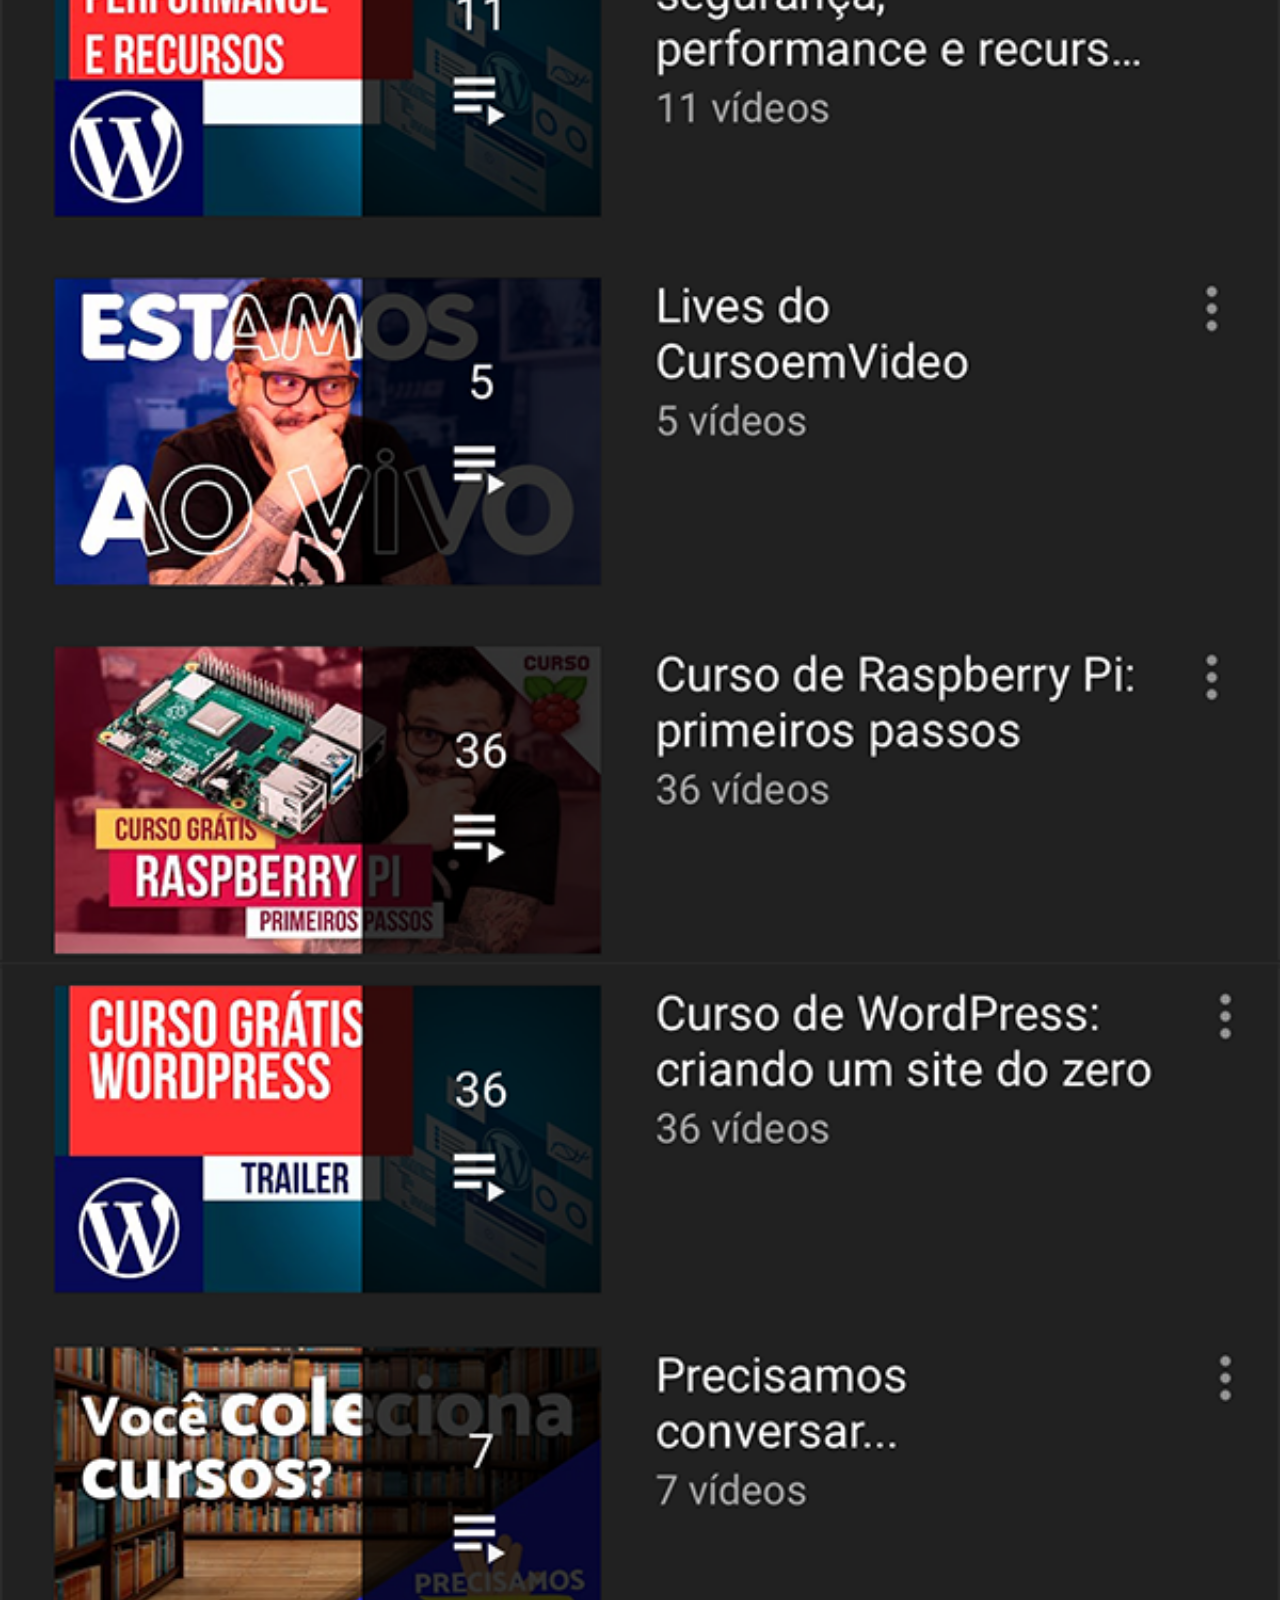
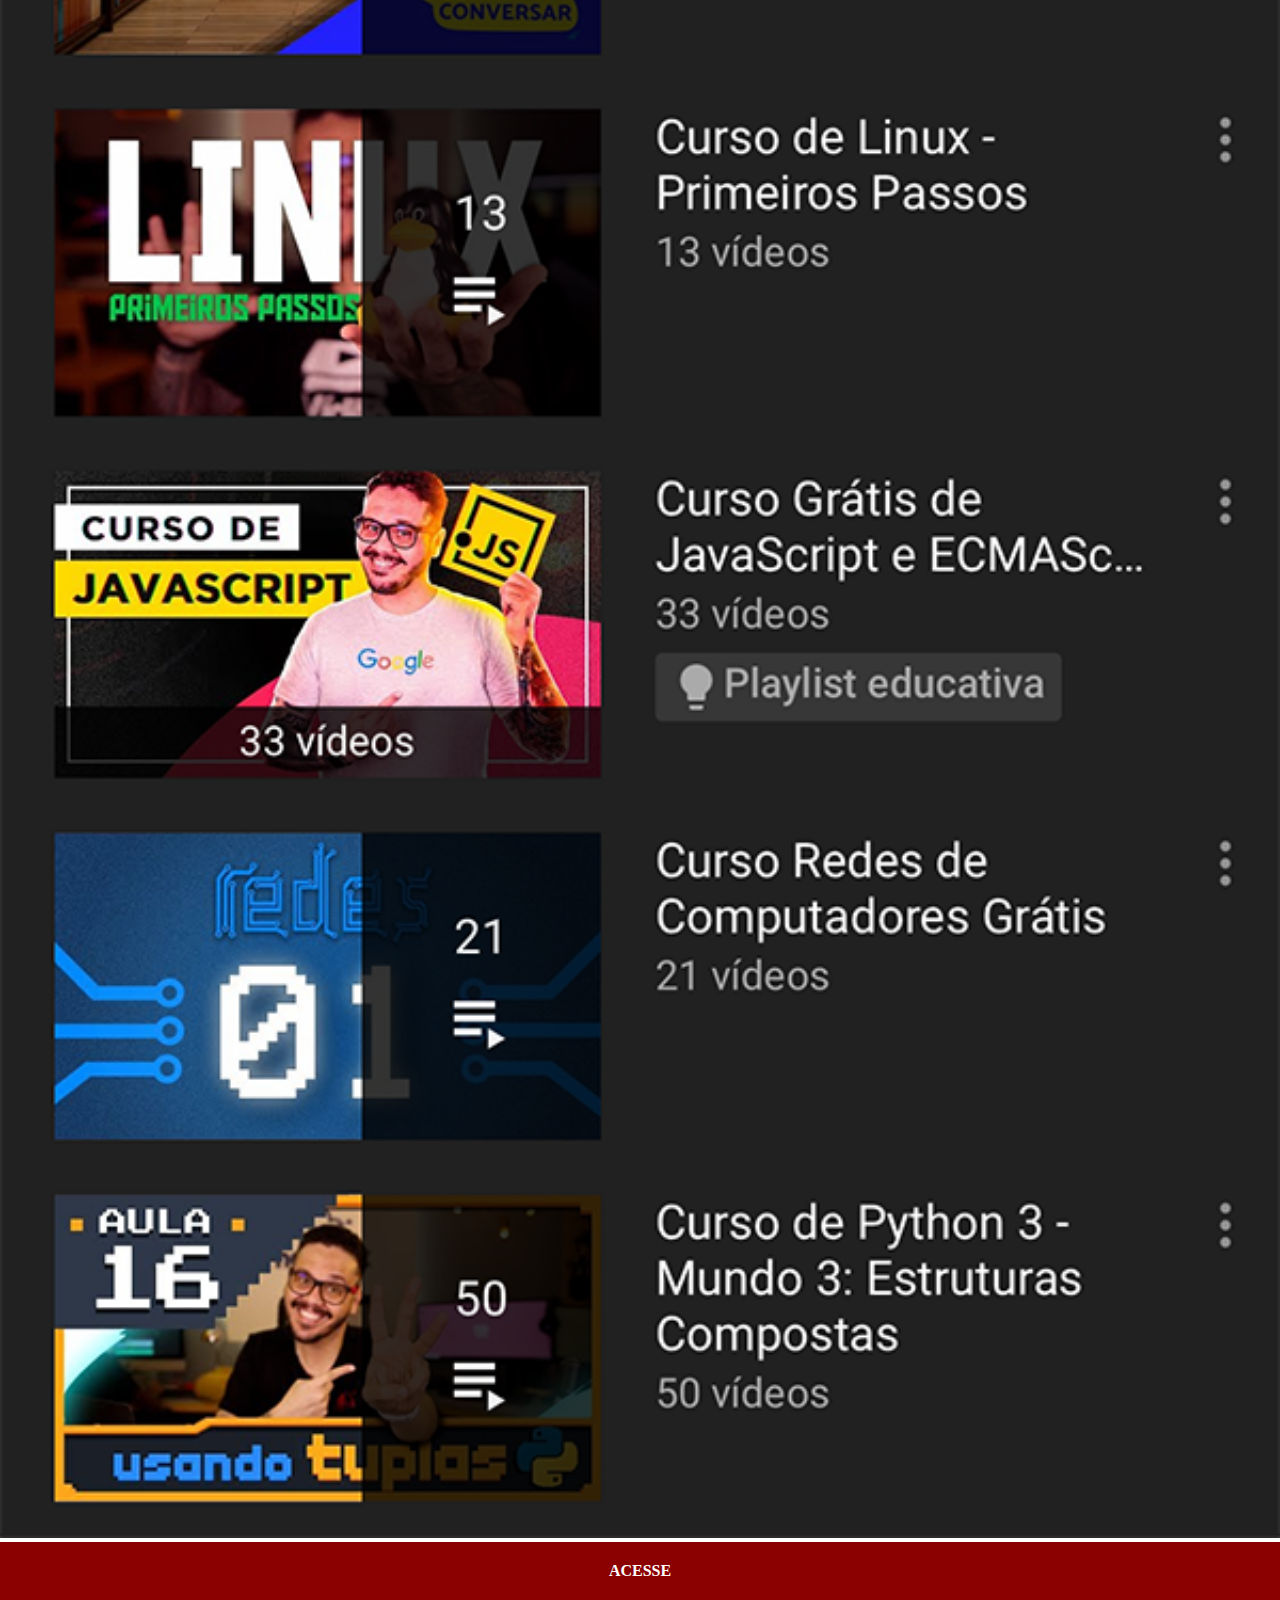
<file: youtube.html>
<!DOCTYPE html>
<html lang="pt-br">
<head>
    <meta charset="UTF-8">
    <meta http-equiv="X-UA-Compatible" content="IE=edge">
    <meta name="viewport" content="width=device-width, initial-scale=1.0">
    <title>YouTube</title>
    <link rel="stylesheet" href="estilos/social.css">
</head>
<body>
    <img src="imagens/tela-youtube.png" alt="YouTube">
    <a href="https://www.youtube.com/@CursoemVideo/playlists" target="_blank">ACESSE</a>
</body>
</html>
</file>
<file: estilos/style.css>
@charset "UTF-8";

*{
    margin: 0px;
    padding: 0px;
}

/*
Confugurando altura como 100% da viewport vertical (vh), largura como 100% da viewport horizontal (vw) e cor de fundo do html e do body
*/

html, body{
    height: 100vh;
    width: 100vw;
    background-color: black;
}

/*
Inseriremos agora a imagem de fundo da viewport do projeto "fundo-madeira" que deve ser aplicado dentro do coro (body) do projeto. em seguida para que a imagem tenha um tamanho ideal para caber dentro da tela usa-se o comando background-size: cover;, e logo após a imagem deve ser fixada pela propriedade background-attachaent: fixed;.
*/

body{
    background: url('../imagens/fundo-madeira.jpg') no-repeat top center;
    background-size: cover;
    background-attachment: fixed;
}

/* Configurando o campo main tendo altura com 100% da viewport (height: 100vh) e a posição do campo main como relativo através da propriedade position: relative. Esta configuração pela propriedade position torna-se obrigatório porque dentro do campo main tem dois campos que ocuparão posições específicas nele, como o campo section#telefone e o campo section#redes-sociais.*/

main{
    position: relative;
    height: 100vh;
}

/*
Configurando o seletor "section#telefone". A primeira configuração é a posição do telefonte dentro do main. Esta configuração é feita pela propriedade paition: absolute. As propriedades top e left definem a posição onde irá se situar o vértice superior esquerdo da imagem que será inserido dentro do main. Estes dois parâmetros a 50% estão colocando o vértice superior esquerdo da imagem no centro do campo mais, e portanto, o centro da imagem não ficará no centro. Para corrigir isto usa-se a propriedade transform: translate com os seus parâmetros, x e y com valores de -50%. Estes dois valores estão relacionados ao centro da figura, e tende colocar o centro da figura no centro do bloco main.
*/

section#telefone{
    position: absolute;
    top: 50%;
    left: 50%;
    transform: translate(-50%, -50%);

    /*
    Outra coisa que recis ser observado é as dimensões da imagem, para não ficar desproporcionais a sua camada não vista aqui na css. Para definir a altura (height) e a largura (width) da imagem, abra a imagem com o "Gimp" e clique em propriedades da imagem, e veja, lá, qual é a altura e a largura da imagem para colocar estes valores reais na propriedade altura (height) e largura (width) da css.
    */

    height: 627px;
    width: 311px;
    
    background: url('../imagens/frame-iphone.png') no-repeat;
}
/*
Por fim deve-se inserir a imagem do telefone atavés da propriedade background: url() e definí-la para que não repita a imagem dentro do bloco main pela propriedade no-repeat.
*/

iframe#tela{
    position: relative;
    top: 80px;
    left: 22px;
    width: 267px;
    height: 471px;
}

section#redes-sociais{
    text-align: right;
} /*Define a posição dos ícones das redes sociais no lado direito da página*/

section#redes-sociais img{
    width: 50px; /*define o tamanho das imagens dos lotipos das redes sociais*/
    margin: 10px; /*Define o espaçamento entre as logotipos das redes sociais*/
    border-radius: 50%; /*Arredonda as bordas das logotipos das redes sociais*/
    box-shadow: 2px 2px 5px rgba(0, 0, 0, 0.414); /*Define uma sombra nas logotipo das redes sociais*/
    box-sizing: border-box; /*Faz com que a borda faça parte do box*/
}
section#redes-sociais img:hover{
    border: 3px solid rgba(255, 255, 255, 0.639); /*Define a borda e a cor da borda em torno das logos das redes sociais*/
    transform: translate(-3px, -3px); /*Define um novo espaço para as logos se situarem quando passar o mouse sobre elas*/
    box-shadow: 5px 5px 10px rgba(0, 0, 0, 0.627); /*Define uma sombra em torno das logos quando se passar o mouse sobre as logos*/
    transition: transform .5s, border 2s; /*Define o tempo em que a logo irá sair da sua posição original até a nova posição e o tempo em que a borda em torno das logos irão se manifestar.*/
}
</file>
<file: estilos/social.css>
@charset "UTF-8";

*{
    margin: 0px;
    padding: 0px;
}

::-webkit-scrollbar{
    width: 0px;
    height: 0px;
}

img{
    width: 100vw;
}

a{
    display: block;
    background-color: darkred;
    padding: 20px;
    text-align: center;
    font-weight: bolder;
    text-decoration: none;
    color: white;
}
a:hover{
    background-color: red;
}
</file>
